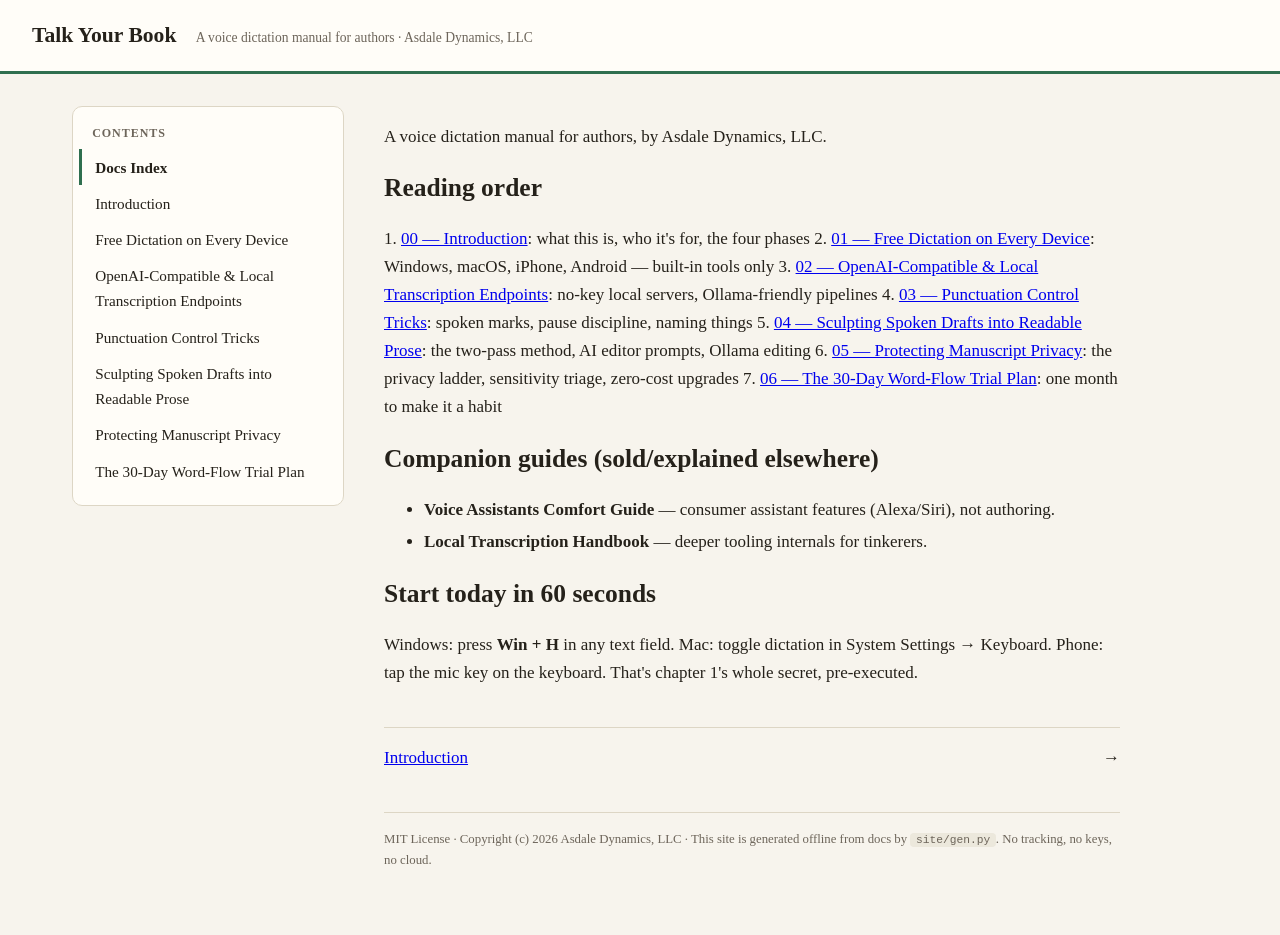
<file: site/index.html>
<!doctype html>
<html lang="en">
<head>
<meta charset="utf-8">
<meta name="viewport" content="width=device-width, initial-scale=1">
<title>Docs Index — Talk Your Book</title>
<link rel="stylesheet" href="style.css">
</head>
<body>
<header>
  <a class="brand" href="index.html">Talk Your Book</a>
  <span class="tagline">A voice dictation manual for authors · Asdale Dynamics, LLC</span>
</header>
<div class="wrap">
<nav>
<h2>Contents</h2>
<a href='index.html' class="active">Docs Index</a>
<a href='pages/01-introduction.html'>Introduction</a>
<a href='pages/02-free-dictation.html'>Free Dictation on Every Device</a>
<a href='pages/03-transcription-endpoints.html'>OpenAI-Compatible &amp; Local Transcription Endpoints</a>
<a href='pages/04-punctuation-control.html'>Punctuation Control Tricks</a>
<a href='pages/05-sculpting-drafts.html'>Sculpting Spoken Drafts into Readable Prose</a>
<a href='pages/06-privacy.html'>Protecting Manuscript Privacy</a>
<a href='pages/07-word-flow-trial.html'>The 30-Day Word-Flow Trial Plan</a>
</nav>
<main id="top">
<p>A voice dictation manual for authors, by Asdale Dynamics, LLC.</p>
<h2 id='reading-order'>Reading order</h2>
<p>1. <a href='./pages/01-introduction.html'>00 — Introduction</a>: what this is, who it's for, the four phases 2. <a href='./pages/02-free-dictation.html'>01 — Free Dictation on Every Device</a>: Windows, macOS, iPhone, Android — built-in tools only 3. <a href='./pages/03-transcription-endpoints.html'>02 — OpenAI-Compatible &amp; Local Transcription Endpoints</a>: no-key local servers, Ollama-friendly pipelines 4. <a href='./pages/04-punctuation-control.html'>03 — Punctuation Control Tricks</a>: spoken marks, pause discipline, naming things 5. <a href='./pages/05-sculpting-drafts.html'>04 — Sculpting Spoken Drafts into Readable Prose</a>: the two-pass method, AI editor prompts, Ollama editing 6. <a href='./pages/06-privacy.html'>05 — Protecting Manuscript Privacy</a>: the privacy ladder, sensitivity triage, zero-cost upgrades 7. <a href='./pages/07-word-flow-trial.html'>06 — The 30-Day Word-Flow Trial Plan</a>: one month to make it a habit</p>
<h2 id='companion-guides-soldexplained-elsewhere'>Companion guides (sold/explained elsewhere)</h2>
<ul>
<li><strong>Voice Assistants Comfort Guide</strong> — consumer assistant features (Alexa/Siri), not authoring.</li>
<li><strong>Local Transcription Handbook</strong> — deeper tooling internals for tinkerers.</li>
</ul>
<h2 id='start-today-in-60-seconds'>Start today in 60 seconds</h2>
<p>Windows: press <strong>Win + H</strong> in any text field. Mac: toggle dictation in System Settings → Keyboard. Phone: tap the mic key on the keyboard. That's chapter 1's whole secret, pre-executed.</p>
<p class="prevnext"><a href='pages/01-introduction.html'>Introduction</a> &rarr;</p>
<footer>MIT License · Copyright (c) 2026 Asdale Dynamics, LLC · This site is generated offline from docs by <code>site/gen.py</code>. No tracking, no keys, no cloud.</footer>
</main>
</div>
</body>
</html>
</file>
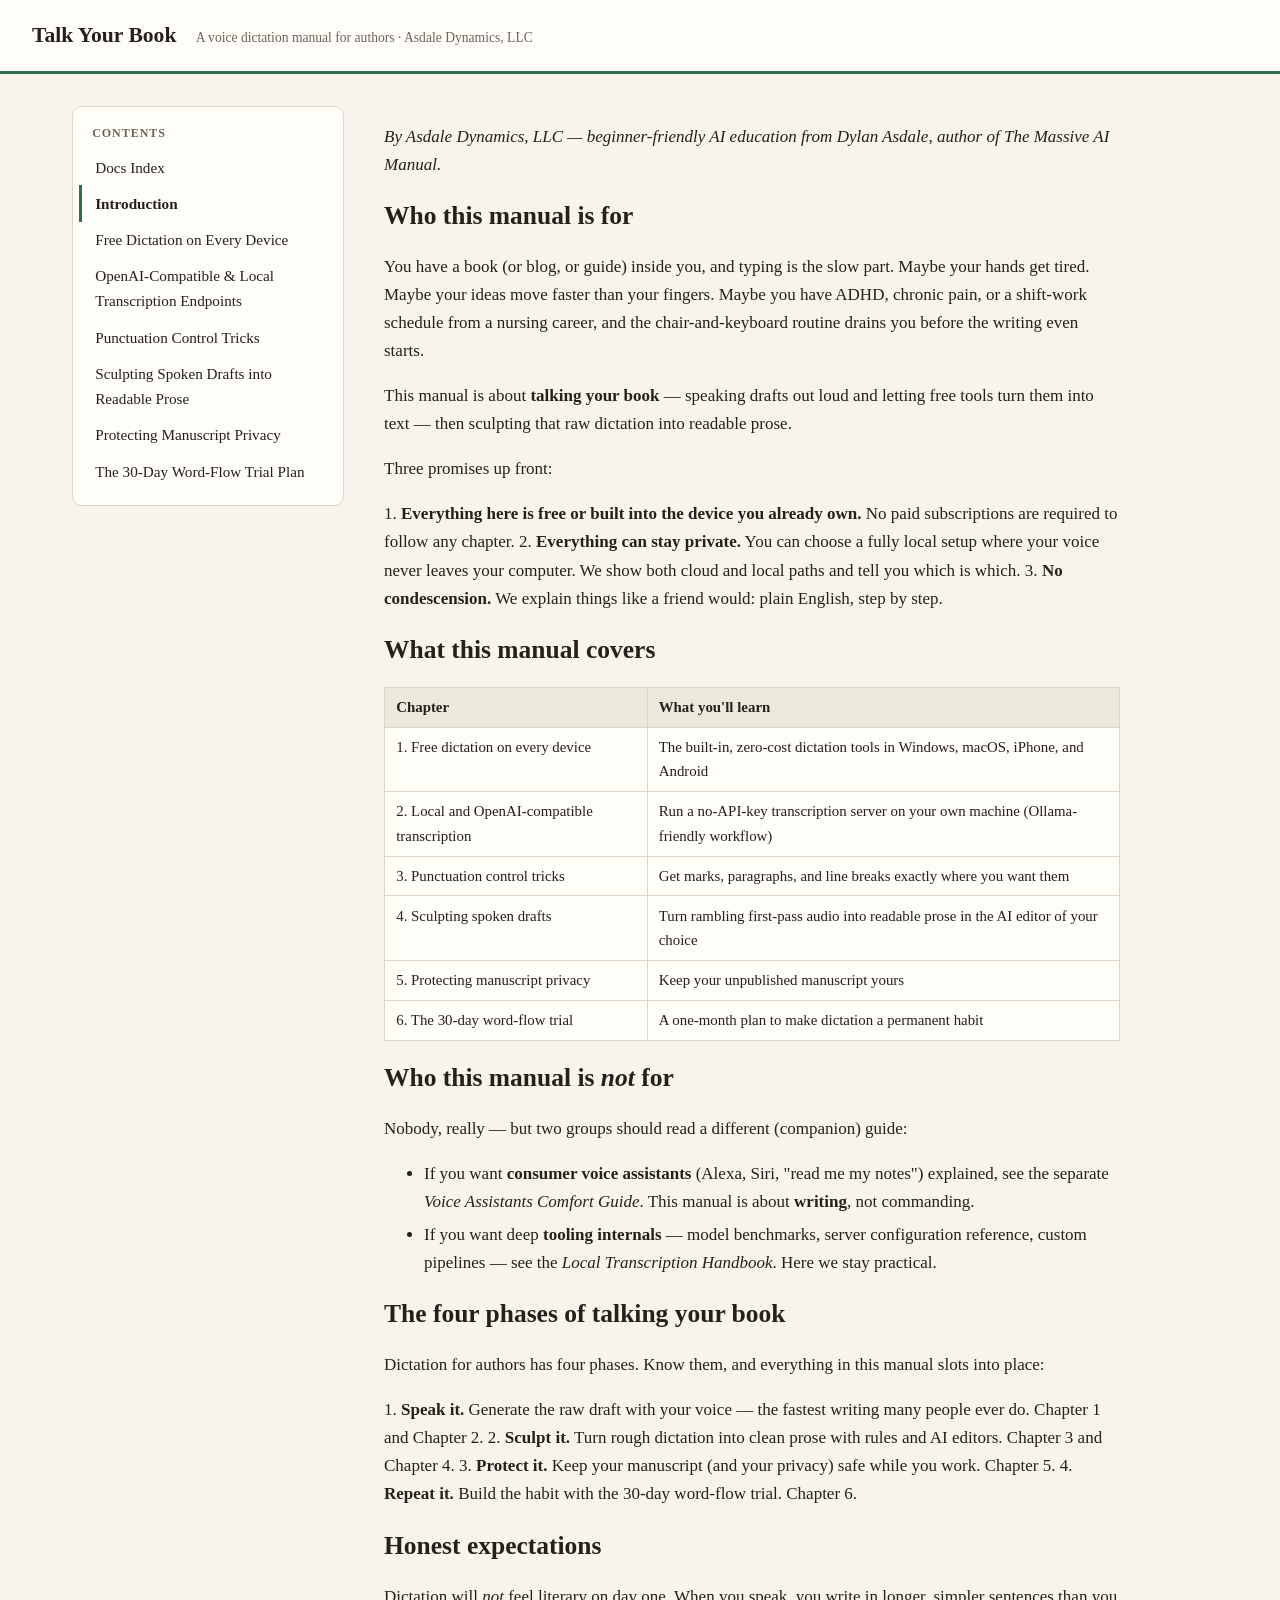
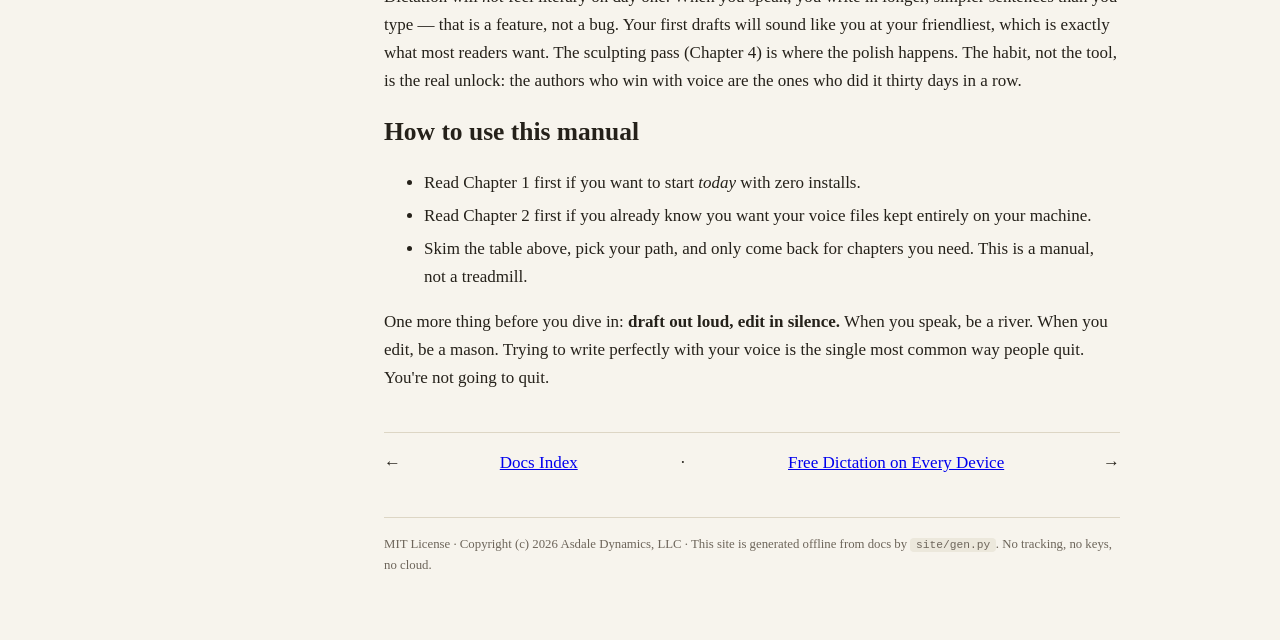
<file: site/pages/01-introduction.html>
<!doctype html>
<html lang="en">
<head>
<meta charset="utf-8">
<meta name="viewport" content="width=device-width, initial-scale=1">
<title>Introduction — Talk Your Book</title>
<link rel="stylesheet" href="../style.css">
</head>
<body>
<header>
  <a class="brand" href="../index.html">Talk Your Book</a>
  <span class="tagline">A voice dictation manual for authors · Asdale Dynamics, LLC</span>
</header>
<div class="wrap">
<nav>
<h2>Contents</h2>
<a href='../index.html'>Docs Index</a>
<a href='../pages/01-introduction.html' class="active">Introduction</a>
<a href='../pages/02-free-dictation.html'>Free Dictation on Every Device</a>
<a href='../pages/03-transcription-endpoints.html'>OpenAI-Compatible &amp; Local Transcription Endpoints</a>
<a href='../pages/04-punctuation-control.html'>Punctuation Control Tricks</a>
<a href='../pages/05-sculpting-drafts.html'>Sculpting Spoken Drafts into Readable Prose</a>
<a href='../pages/06-privacy.html'>Protecting Manuscript Privacy</a>
<a href='../pages/07-word-flow-trial.html'>The 30-Day Word-Flow Trial Plan</a>
</nav>
<main id="top">
<p><em>By Asdale Dynamics, LLC — beginner-friendly AI education from Dylan Asdale, author of The Massive AI Manual.</em></p>
<h2 id='who-this-manual-is-for'>Who this manual is for</h2>
<p>You have a book (or blog, or guide) inside you, and typing is the slow part. Maybe your hands get tired. Maybe your ideas move faster than your fingers. Maybe you have ADHD, chronic pain, or a shift-work schedule from a nursing career, and the chair-and-keyboard routine drains you before the writing even starts.</p>
<p>This manual is about <strong>talking your book</strong> — speaking drafts out loud and letting free tools turn them into text — then sculpting that raw dictation into readable prose.</p>
<p>Three promises up front:</p>
<p>1. <strong>Everything here is free or built into the device you already own.</strong> No paid subscriptions are required to follow any chapter. 2. <strong>Everything can stay private.</strong> You can choose a fully local setup where your voice never leaves your computer. We show both cloud and local paths and tell you which is which. 3. <strong>No condescension.</strong> We explain things like a friend would: plain English, step by step.</p>
<h2 id='what-this-manual-covers'>What this manual covers</h2>
<table><tr><th>Chapter</th><th>What you'll learn</th></tr><tr><td>1. Free dictation on every device</td><td>The built-in, zero-cost dictation tools in Windows, macOS, iPhone, and Android</td></tr><tr><td>2. Local and OpenAI-compatible transcription</td><td>Run a no-API-key transcription server on your own machine (Ollama-friendly workflow)</td></tr><tr><td>3. Punctuation control tricks</td><td>Get marks, paragraphs, and line breaks exactly where you want them</td></tr><tr><td>4. Sculpting spoken drafts</td><td>Turn rambling first-pass audio into readable prose in the AI editor of your choice</td></tr><tr><td>5. Protecting manuscript privacy</td><td>Keep your unpublished manuscript yours</td></tr><tr><td>6. The 30-day word-flow trial</td><td>A one-month plan to make dictation a permanent habit</td></tr></table>
<h2 id='who-this-manual-is-emnotem-for'>Who this manual is <em>not</em> for</h2>
<p>Nobody, really — but two groups should read a different (companion) guide:</p>
<ul>
<li>If you want <strong>consumer voice assistants</strong> (Alexa, Siri, "read me my notes") explained, see the separate <em>Voice Assistants Comfort Guide</em>. This manual is about <strong>writing</strong>, not commanding.</li>
<li>If you want deep <strong>tooling internals</strong> — model benchmarks, server configuration reference, custom pipelines — see the <em>Local Transcription Handbook</em>. Here we stay practical.</li>
</ul>
<h2 id='the-four-phases-of-talking-your-book'>The four phases of talking your book</h2>
<p>Dictation for authors has four phases. Know them, and everything in this manual slots into place:</p>
<p>1. <strong>Speak it.</strong> Generate the raw draft with your voice — the fastest writing many people ever do. Chapter 1 and Chapter 2. 2. <strong>Sculpt it.</strong> Turn rough dictation into clean prose with rules and AI editors. Chapter 3 and Chapter 4. 3. <strong>Protect it.</strong> Keep your manuscript (and your privacy) safe while you work. Chapter 5. 4. <strong>Repeat it.</strong> Build the habit with the 30-day word-flow trial. Chapter 6.</p>
<h2 id='honest-expectations'>Honest expectations</h2>
<p>Dictation will <em>not</em> feel literary on day one. When you speak, you write in longer, simpler sentences than you type — that is a feature, not a bug. Your first drafts will sound like you at your friendliest, which is exactly what most readers want. The sculpting pass (Chapter 4) is where the polish happens. The habit, not the tool, is the real unlock: the authors who win with voice are the ones who did it thirty days in a row.</p>
<h2 id='how-to-use-this-manual'>How to use this manual</h2>
<ul>
<li>Read Chapter 1 first if you want to start <em>today</em> with zero installs.</li>
<li>Read Chapter 2 first if you already know you want your voice files kept entirely on your machine.</li>
<li>Skim the table above, pick your path, and only come back for chapters you need. This is a manual, not a treadmill.</li>
</ul>
<p>One more thing before you dive in: <strong>draft out loud, edit in silence.</strong> When you speak, be a river. When you edit, be a mason. Trying to write perfectly with your voice is the single most common way people quit. You're not going to quit.</p>
<p class="prevnext">&larr; <a href='../index.html'>Docs Index</a> &nbsp;·&nbsp; <a href='../pages/02-free-dictation.html'>Free Dictation on Every Device</a> &rarr;</p>
<footer>MIT License · Copyright (c) 2026 Asdale Dynamics, LLC · This site is generated offline from docs by <code>site/gen.py</code>. No tracking, no keys, no cloud.</footer>
</main>
</div>
</body>
</html>
</file>
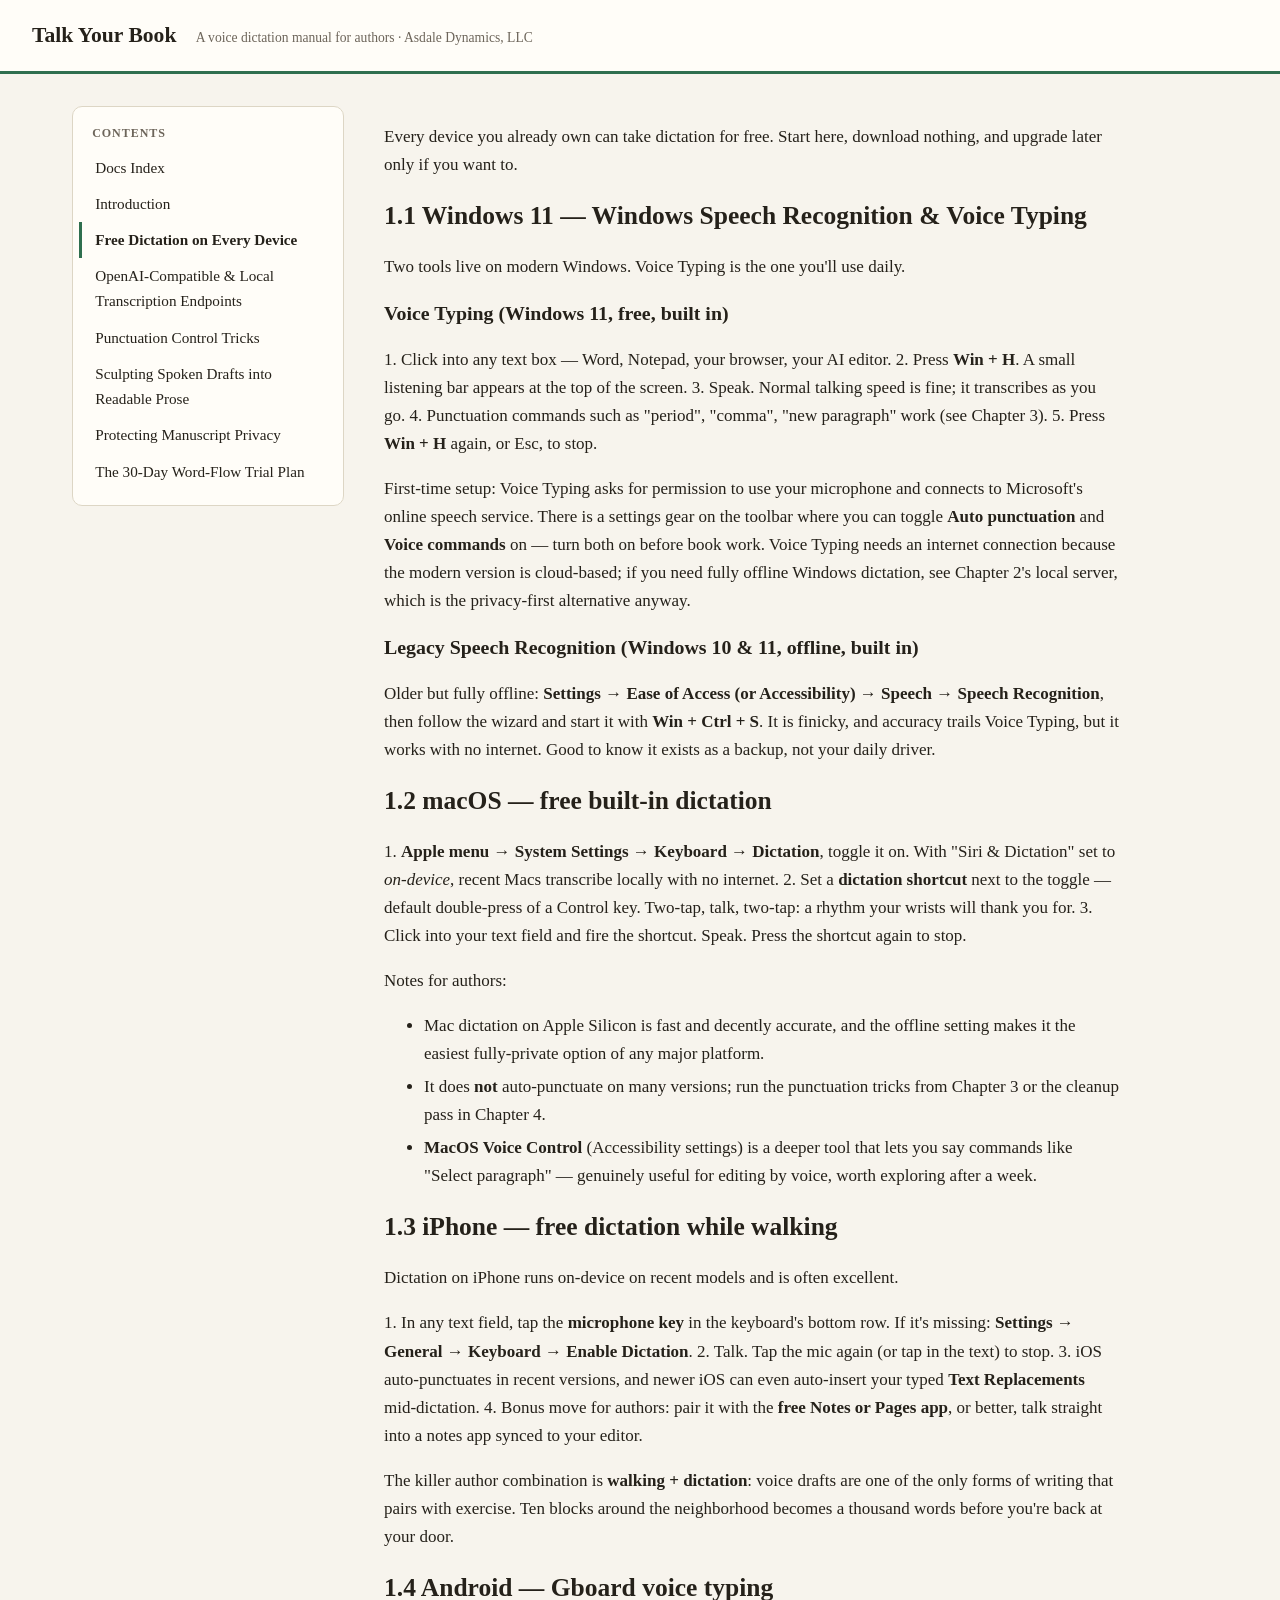
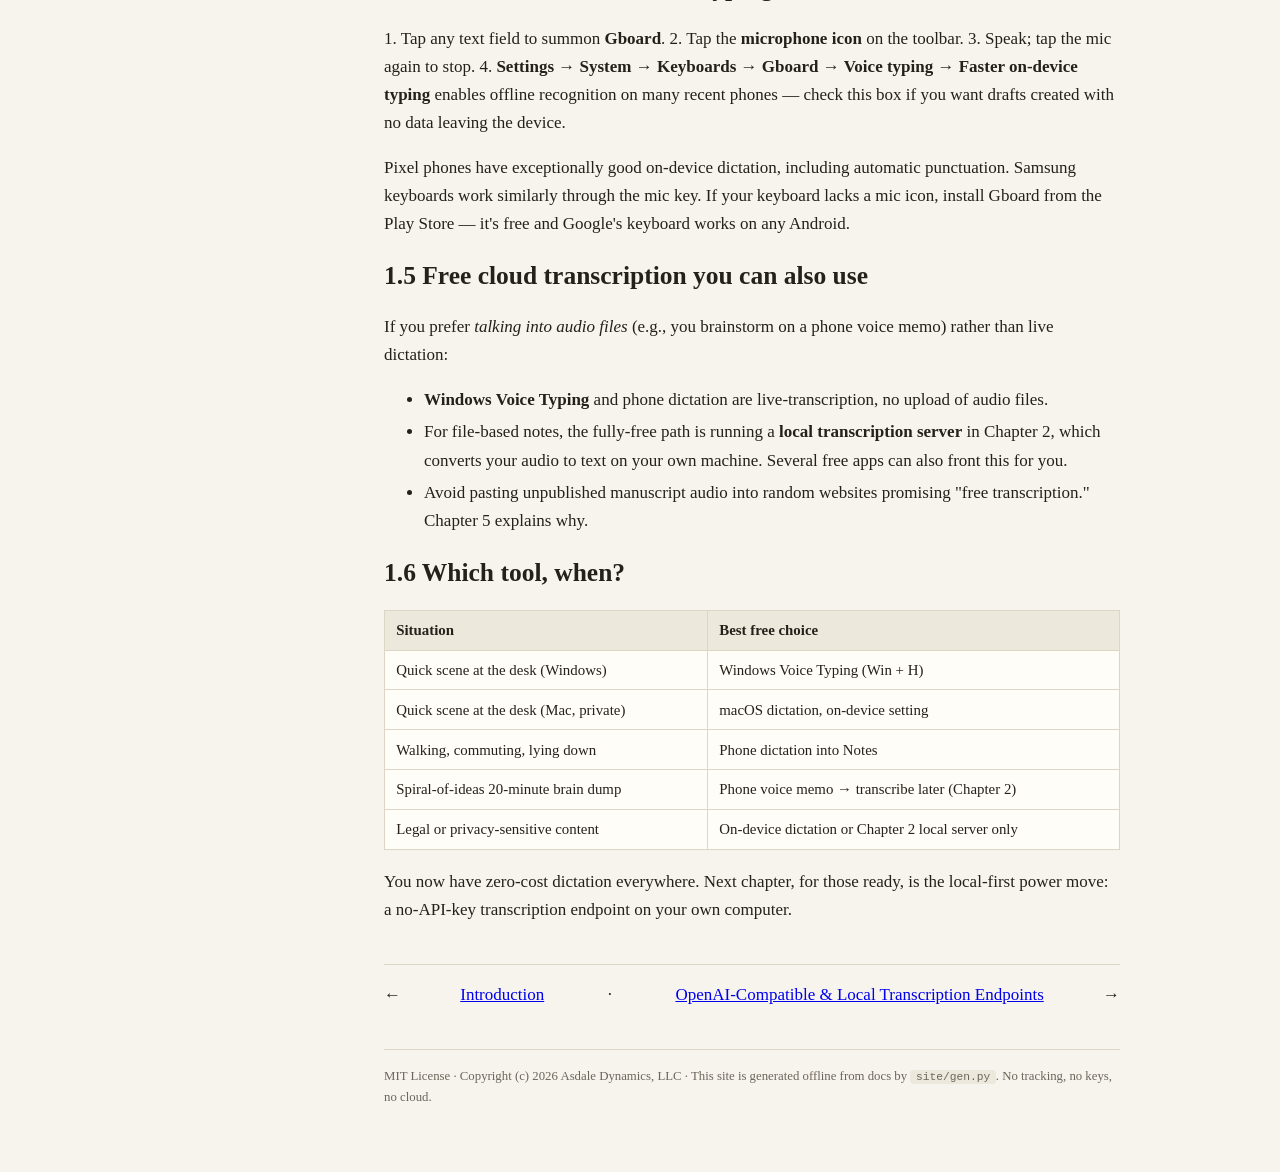
<file: site/pages/02-free-dictation.html>
<!doctype html>
<html lang="en">
<head>
<meta charset="utf-8">
<meta name="viewport" content="width=device-width, initial-scale=1">
<title>Free Dictation on Every Device — Talk Your Book</title>
<link rel="stylesheet" href="../style.css">
</head>
<body>
<header>
  <a class="brand" href="../index.html">Talk Your Book</a>
  <span class="tagline">A voice dictation manual for authors · Asdale Dynamics, LLC</span>
</header>
<div class="wrap">
<nav>
<h2>Contents</h2>
<a href='../index.html'>Docs Index</a>
<a href='../pages/01-introduction.html'>Introduction</a>
<a href='../pages/02-free-dictation.html' class="active">Free Dictation on Every Device</a>
<a href='../pages/03-transcription-endpoints.html'>OpenAI-Compatible &amp; Local Transcription Endpoints</a>
<a href='../pages/04-punctuation-control.html'>Punctuation Control Tricks</a>
<a href='../pages/05-sculpting-drafts.html'>Sculpting Spoken Drafts into Readable Prose</a>
<a href='../pages/06-privacy.html'>Protecting Manuscript Privacy</a>
<a href='../pages/07-word-flow-trial.html'>The 30-Day Word-Flow Trial Plan</a>
</nav>
<main id="top">
<p>Every device you already own can take dictation for free. Start here, download nothing, and upgrade later only if you want to.</p>
<h2 id='11-windows-11-windows-speech-recognition-amp-voice-typing'>1.1 Windows 11 — Windows Speech Recognition &amp; Voice Typing</h2>
<p>Two tools live on modern Windows. Voice Typing is the one you'll use daily.</p>
<h3 id='voice-typing-windows-11-free-built-in'>Voice Typing (Windows 11, free, built in)</h3>
<p>1. Click into any text box — Word, Notepad, your browser, your AI editor. 2. Press <strong>Win + H</strong>. A small listening bar appears at the top of the screen. 3. Speak. Normal talking speed is fine; it transcribes as you go. 4. Punctuation commands such as "period", "comma", "new paragraph" work (see Chapter 3). 5. Press <strong>Win + H</strong> again, or Esc, to stop.</p>
<p>First-time setup: Voice Typing asks for permission to use your microphone and connects to Microsoft's online speech service. There is a settings gear on the toolbar where you can toggle <strong>Auto punctuation</strong> and <strong>Voice commands</strong> on — turn both on before book work. Voice Typing needs an internet connection because the modern version is cloud-based; if you need fully offline Windows dictation, see Chapter 2's local server, which is the privacy-first alternative anyway.</p>
<h3 id='legacy-speech-recognition-windows-10-amp-11-offline-built-in'>Legacy Speech Recognition (Windows 10 &amp; 11, offline, built in)</h3>
<p>Older but fully offline: <strong>Settings → Ease of Access (or Accessibility) → Speech → Speech Recognition</strong>, then follow the wizard and start it with <strong>Win + Ctrl + S</strong>. It is finicky, and accuracy trails Voice Typing, but it works with no internet. Good to know it exists as a backup, not your daily driver.</p>
<h2 id='12-macos-free-built-in-dictation'>1.2 macOS — free built-in dictation</h2>
<p>1. <strong>Apple menu → System Settings → Keyboard → Dictation</strong>, toggle it on. With "Siri &amp; Dictation" set to <em>on-device</em>, recent Macs transcribe locally with no internet. 2. Set a <strong>dictation shortcut</strong> next to the toggle — default double-press of a Control key. Two-tap, talk, two-tap: a rhythm your wrists will thank you for. 3. Click into your text field and fire the shortcut. Speak. Press the shortcut again to stop.</p>
<p>Notes for authors:</p>
<ul>
<li>Mac dictation on Apple Silicon is fast and decently accurate, and the offline setting makes it the easiest fully-private option of any major platform.</li>
<li>It does <strong>not</strong> auto-punctuate on many versions; run the punctuation tricks from Chapter 3 or the cleanup pass in Chapter 4.</li>
<li><strong>MacOS Voice Control</strong> (Accessibility settings) is a deeper tool that lets you say commands like "Select paragraph" — genuinely useful for editing by voice, worth exploring after a week.</li>
</ul>
<h2 id='13-iphone-free-dictation-while-walking'>1.3 iPhone — free dictation while walking</h2>
<p>Dictation on iPhone runs on-device on recent models and is often excellent.</p>
<p>1. In any text field, tap the <strong>microphone key</strong> in the keyboard's bottom row. If it's missing: <strong>Settings → General → Keyboard → Enable Dictation</strong>. 2. Talk. Tap the mic again (or tap in the text) to stop. 3. iOS auto-punctuates in recent versions, and newer iOS can even auto-insert your typed <strong>Text Replacements</strong> mid-dictation. 4. Bonus move for authors: pair it with the <strong>free Notes or Pages app</strong>, or better, talk straight into a notes app synced to your editor.</p>
<p>The killer author combination is <strong>walking + dictation</strong>: voice drafts are one of the only forms of writing that pairs with exercise. Ten blocks around the neighborhood becomes a thousand words before you're back at your door.</p>
<h2 id='14-android-gboard-voice-typing'>1.4 Android — Gboard voice typing</h2>
<p>1. Tap any text field to summon <strong>Gboard</strong>. 2. Tap the <strong>microphone icon</strong> on the toolbar. 3. Speak; tap the mic again to stop. 4. <strong>Settings → System → Keyboards → Gboard → Voice typing → Faster on-device typing</strong> enables offline recognition on many recent phones — check this box if you want drafts created with no data leaving the device.</p>
<p>Pixel phones have exceptionally good on-device dictation, including automatic punctuation. Samsung keyboards work similarly through the mic key. If your keyboard lacks a mic icon, install Gboard from the Play Store — it's free and Google's keyboard works on any Android.</p>
<h2 id='15-free-cloud-transcription-you-can-also-use'>1.5 Free cloud transcription you can also use</h2>
<p>If you prefer <em>talking into audio files</em> (e.g., you brainstorm on a phone voice memo) rather than live dictation:</p>
<ul>
<li><strong>Windows Voice Typing</strong> and phone dictation are live-transcription, no upload of audio files.</li>
<li>For file-based notes, the fully-free path is running a <strong>local transcription server</strong> in Chapter 2, which converts your audio to text on your own machine. Several free apps can also front this for you.</li>
<li>Avoid pasting unpublished manuscript audio into random websites promising "free transcription." Chapter 5 explains why.</li>
</ul>
<h2 id='16-which-tool-when'>1.6 Which tool, when?</h2>
<table><tr><th>Situation</th><th>Best free choice</th></tr><tr><td>Quick scene at the desk (Windows)</td><td>Windows Voice Typing (Win + H)</td></tr><tr><td>Quick scene at the desk (Mac, private)</td><td>macOS dictation, on-device setting</td></tr><tr><td>Walking, commuting, lying down</td><td>Phone dictation into Notes</td></tr><tr><td>Spiral-of-ideas 20-minute brain dump</td><td>Phone voice memo → transcribe later (Chapter 2)</td></tr><tr><td>Legal or privacy-sensitive content</td><td>On-device dictation or Chapter 2 local server only</td></tr></table>
<p>You now have zero-cost dictation everywhere. Next chapter, for those ready, is the local-first power move: a no-API-key transcription endpoint on your own computer.</p>
<p class="prevnext">&larr; <a href='../pages/01-introduction.html'>Introduction</a> &nbsp;·&nbsp; <a href='../pages/03-transcription-endpoints.html'>OpenAI-Compatible &amp; Local Transcription Endpoints</a> &rarr;</p>
<footer>MIT License · Copyright (c) 2026 Asdale Dynamics, LLC · This site is generated offline from docs by <code>site/gen.py</code>. No tracking, no keys, no cloud.</footer>
</main>
</div>
</body>
</html>
</file>
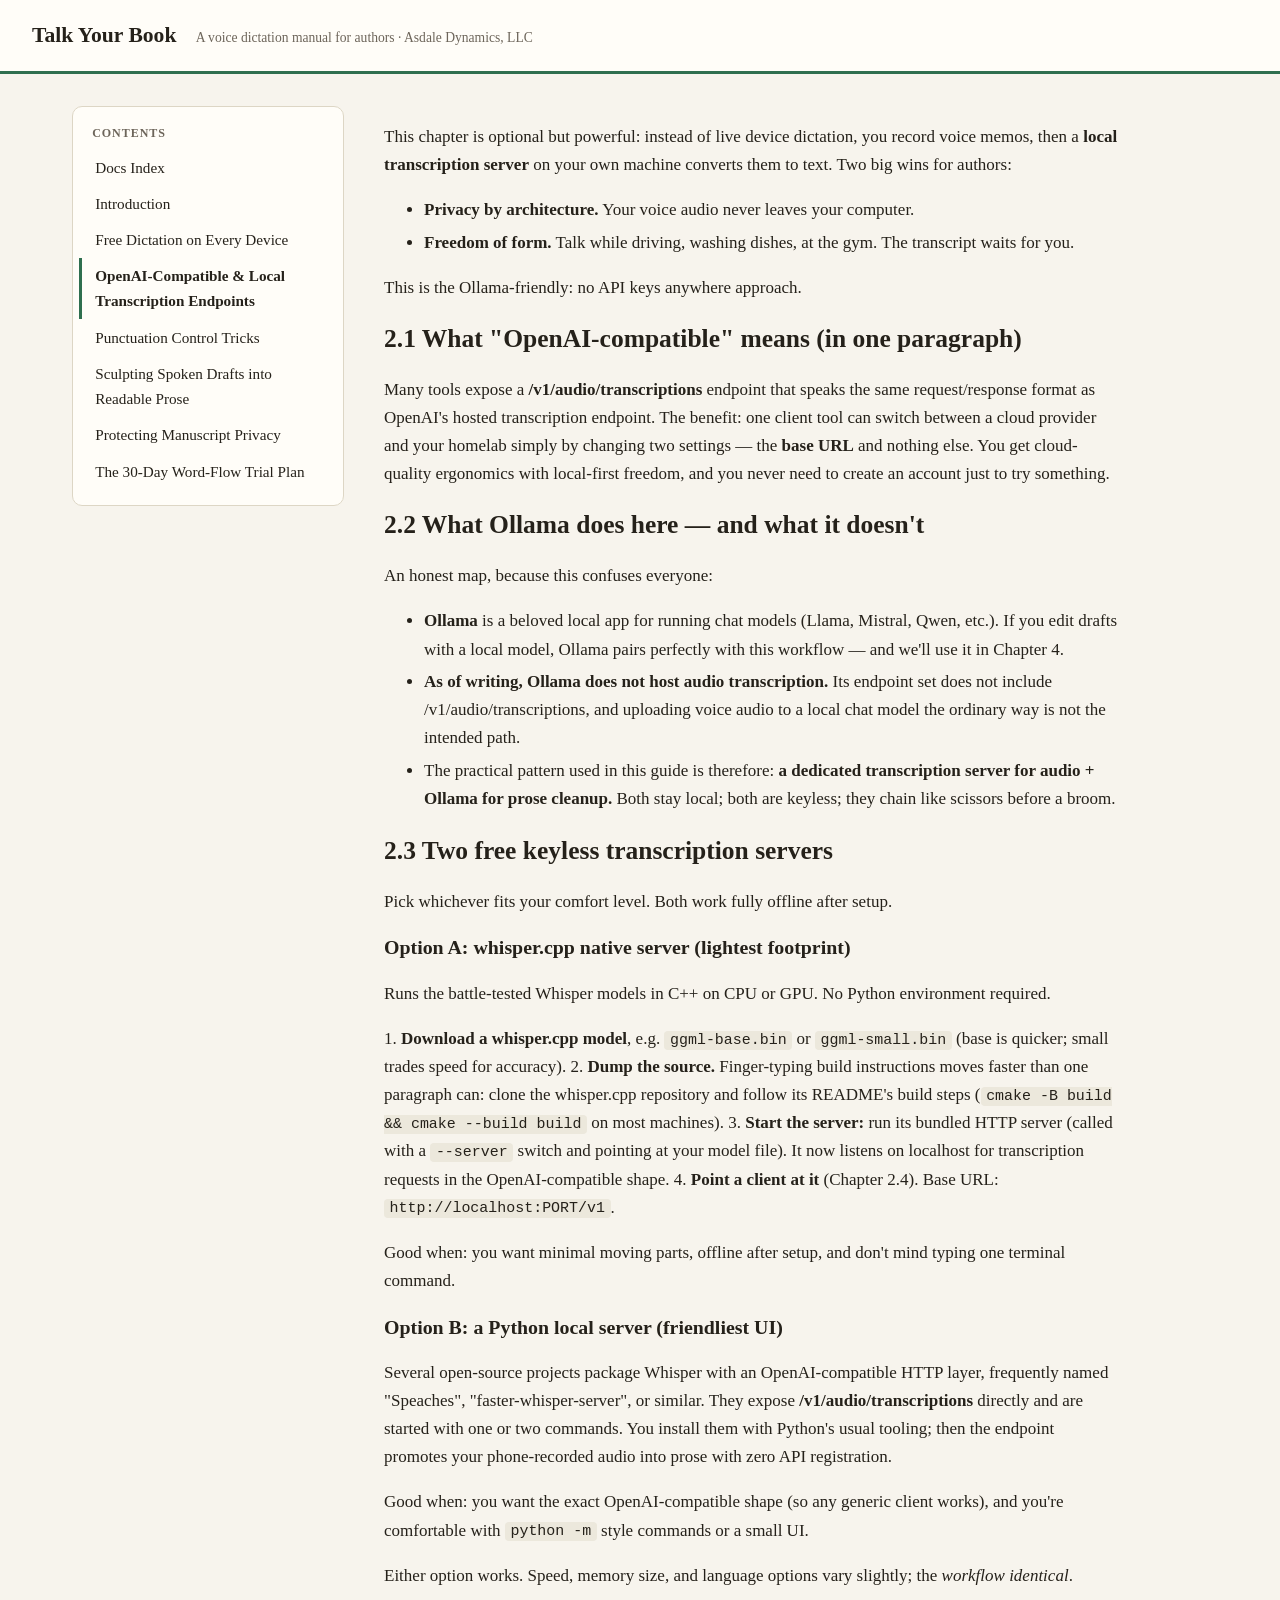
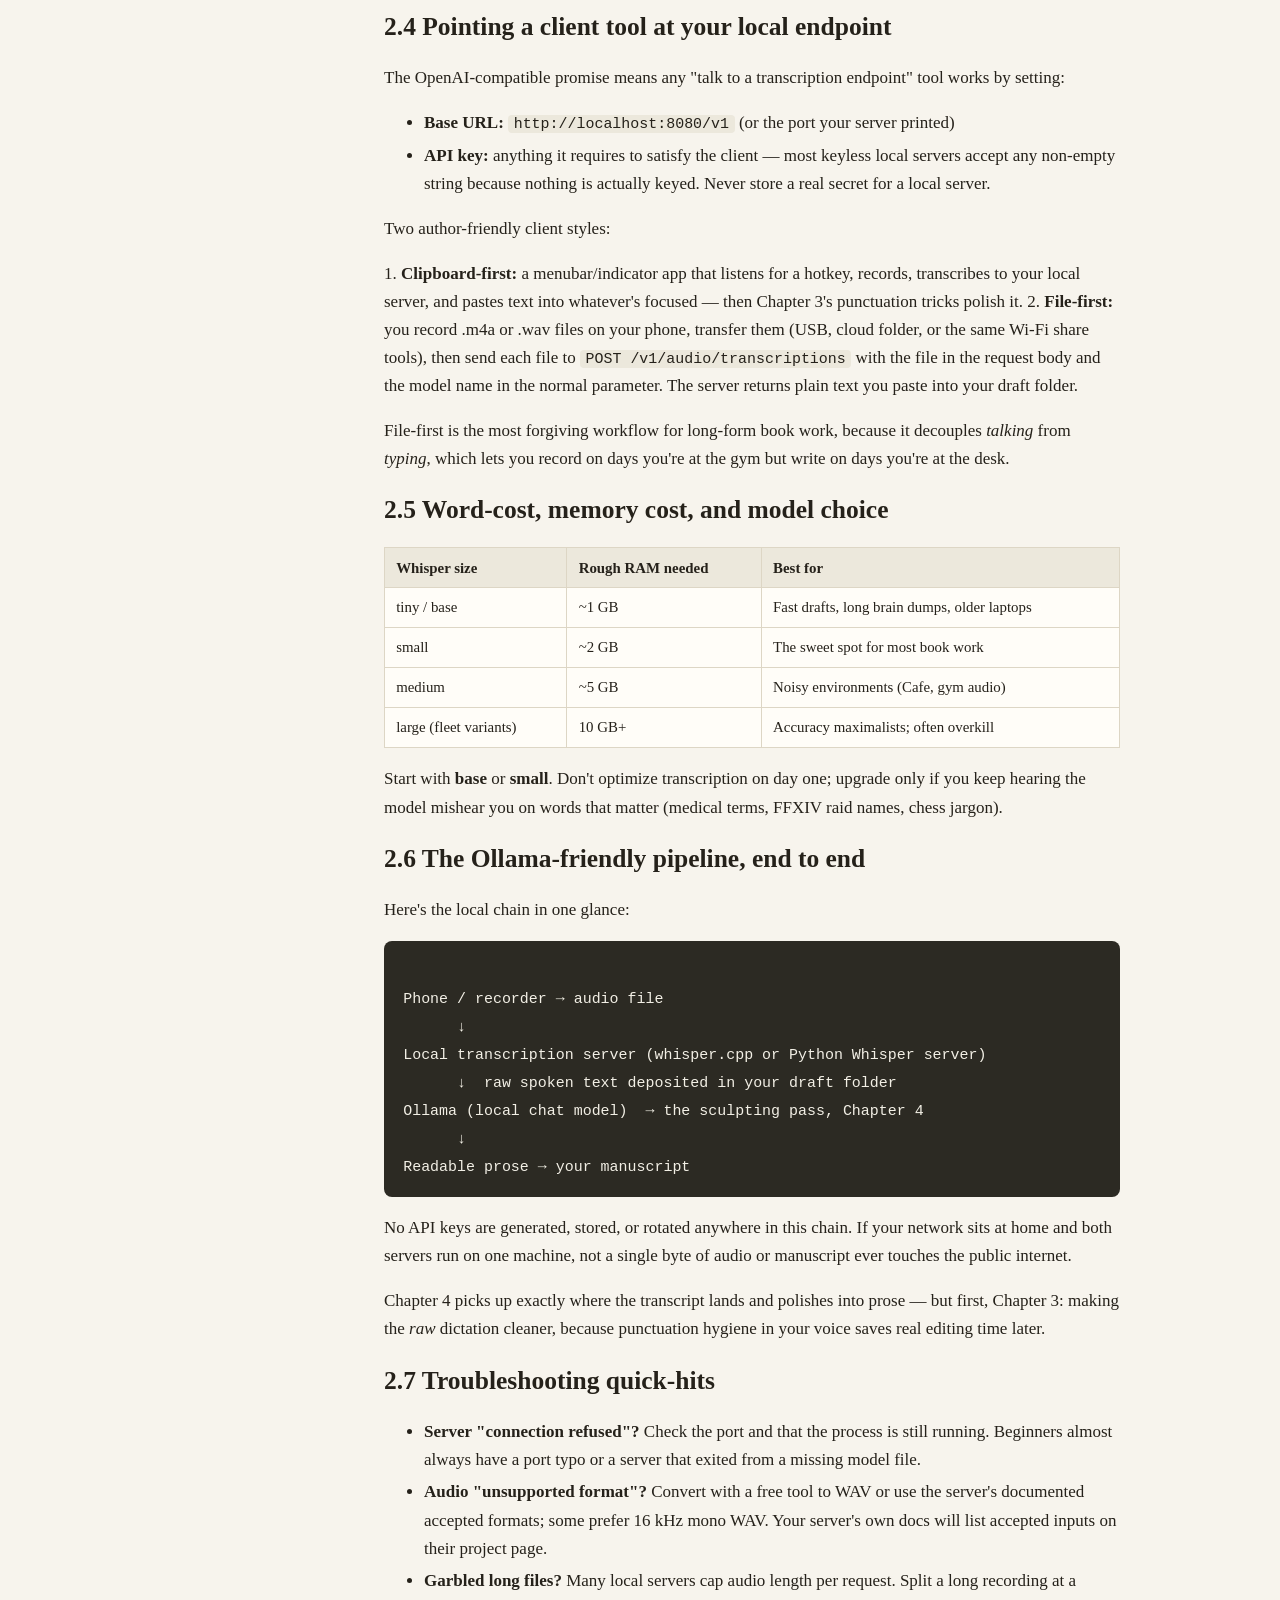
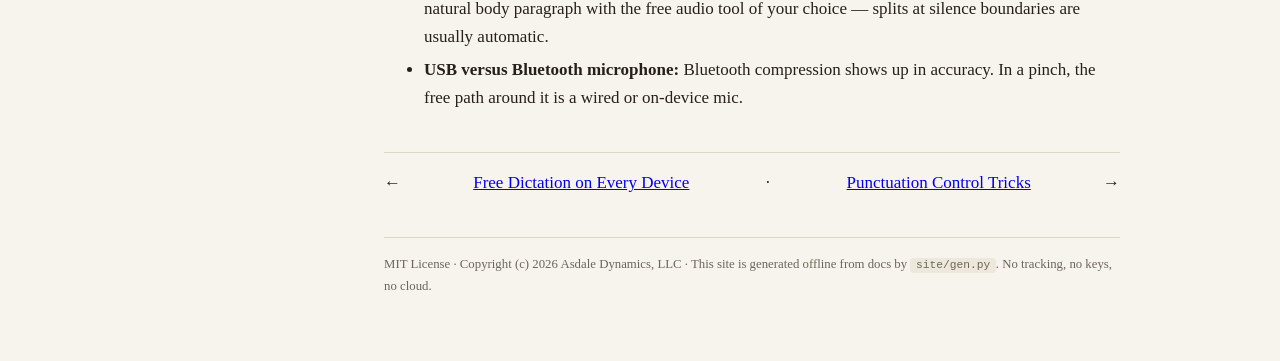
<file: site/pages/03-transcription-endpoints.html>
<!doctype html>
<html lang="en">
<head>
<meta charset="utf-8">
<meta name="viewport" content="width=device-width, initial-scale=1">
<title>OpenAI-Compatible &amp; Local Transcription Endpoints — Talk Your Book</title>
<link rel="stylesheet" href="../style.css">
</head>
<body>
<header>
  <a class="brand" href="../index.html">Talk Your Book</a>
  <span class="tagline">A voice dictation manual for authors · Asdale Dynamics, LLC</span>
</header>
<div class="wrap">
<nav>
<h2>Contents</h2>
<a href='../index.html'>Docs Index</a>
<a href='../pages/01-introduction.html'>Introduction</a>
<a href='../pages/02-free-dictation.html'>Free Dictation on Every Device</a>
<a href='../pages/03-transcription-endpoints.html' class="active">OpenAI-Compatible &amp; Local Transcription Endpoints</a>
<a href='../pages/04-punctuation-control.html'>Punctuation Control Tricks</a>
<a href='../pages/05-sculpting-drafts.html'>Sculpting Spoken Drafts into Readable Prose</a>
<a href='../pages/06-privacy.html'>Protecting Manuscript Privacy</a>
<a href='../pages/07-word-flow-trial.html'>The 30-Day Word-Flow Trial Plan</a>
</nav>
<main id="top">
<p>This chapter is optional but powerful: instead of live device dictation, you record voice memos, then a <strong>local transcription server</strong> on your own machine converts them to text. Two big wins for authors:</p>
<ul>
<li><strong>Privacy by architecture.</strong> Your voice audio never leaves your computer.</li>
<li><strong>Freedom of form.</strong> Talk while driving, washing dishes, at the gym. The transcript waits for you.</li>
</ul>
<p>This is the Ollama-friendly: no API keys anywhere approach.</p>
<h2 id='21-what-openai-compatible-means-in-one-paragraph'>2.1 What "OpenAI-compatible" means (in one paragraph)</h2>
<p>Many tools expose a <strong>/v1/audio/transcriptions</strong> endpoint that speaks the same request/response format as OpenAI's hosted transcription endpoint. The benefit: one client tool can switch between a cloud provider and your homelab simply by changing two settings — the <strong>base URL</strong> and nothing else. You get cloud-quality ergonomics with local-first freedom, and you never need to create an account just to try something.</p>
<h2 id='22-what-ollama-does-here-and-what-it-doesnt'>2.2 What Ollama does here — and what it doesn't</h2>
<p>An honest map, because this confuses everyone:</p>
<ul>
<li><strong>Ollama</strong> is a beloved local app for running chat models (Llama, Mistral, Qwen, etc.). If you edit drafts with a local model, Ollama pairs perfectly with this workflow — and we'll use it in Chapter 4.</li>
<li><strong>As of writing, Ollama does not host audio transcription.</strong> Its endpoint set does not include /v1/audio/transcriptions, and uploading voice audio to a local chat model the ordinary way is not the intended path.</li>
<li>The practical pattern used in this guide is therefore: <strong>a dedicated transcription server for audio + Ollama for prose cleanup.</strong> Both stay local; both are keyless; they chain like scissors before a broom.</li>
</ul>
<h2 id='23-two-free-keyless-transcription-servers'>2.3 Two free keyless transcription servers</h2>
<p>Pick whichever fits your comfort level. Both work fully offline after setup.</p>
<h3 id='option-a-whispercpp-native-server-lightest-footprint'>Option A: whisper.cpp native server (lightest footprint)</h3>
<p>Runs the battle-tested Whisper models in C++ on CPU or GPU. No Python environment required.</p>
<p>1. <strong>Download a whisper.cpp model</strong>, e.g. <code>ggml-base.bin</code> or <code>ggml-small.bin</code> (base is quicker; small trades speed for accuracy). 2. <strong>Dump the source.</strong> Finger-typing build instructions moves faster than one paragraph can: clone the whisper.cpp repository and follow its README's build steps (<code>cmake -B build &amp;&amp; cmake --build build</code> on most machines). 3. <strong>Start the server:</strong> run its bundled HTTP server (called with a <code>--server</code> switch and pointing at your model file). It now listens on localhost for transcription requests in the OpenAI-compatible shape. 4. <strong>Point a client at it</strong> (Chapter 2.4). Base URL: <code>http://localhost:PORT/v1</code>.</p>
<p>Good when: you want minimal moving parts, offline after setup, and don't mind typing one terminal command.</p>
<h3 id='option-b-a-python-local-server-friendliest-ui'>Option B: a Python local server (friendliest UI)</h3>
<p>Several open-source projects package Whisper with an OpenAI-compatible HTTP layer, frequently named "Speaches", "faster-whisper-server", or similar. They expose <strong>/v1/audio/transcriptions</strong> directly and are started with one or two commands. You install them with Python's usual tooling; then the endpoint promotes your phone-recorded audio into prose with zero API registration.</p>
<p>Good when: you want the exact OpenAI-compatible shape (so any generic client works), and you're comfortable with <code>python -m</code> style commands or a small UI.</p>
<p>Either option works. Speed, memory size, and language options vary slightly; the <em>workflow identical</em>.</p>
<h2 id='24-pointing-a-client-tool-at-your-local-endpoint'>2.4 Pointing a client tool at your local endpoint</h2>
<p>The OpenAI-compatible promise means any "talk to a transcription endpoint" tool works by setting:</p>
<ul>
<li><strong>Base URL:</strong> <code>http://localhost:8080/v1</code> (or the port your server printed)</li>
<li><strong>API key:</strong> anything it requires to satisfy the client — most keyless local servers accept any non-empty string because nothing is actually keyed. Never store a real secret for a local server.</li>
</ul>
<p>Two author-friendly client styles:</p>
<p>1. <strong>Clipboard-first:</strong> a menubar/indicator app that listens for a hotkey, records, transcribes to your local server, and pastes text into whatever's focused — then Chapter 3's punctuation tricks polish it. 2. <strong>File-first:</strong> you record .m4a or .wav files on your phone, transfer them (USB, cloud folder, or the same Wi-Fi share tools), then send each file to <code>POST /v1/audio/transcriptions</code> with the file in the request body and the model name in the normal parameter. The server returns plain text you paste into your draft folder.</p>
<p>File-first is the most forgiving workflow for long-form book work, because it decouples <em>talking</em> from <em>typing</em>, which lets you record on days you're at the gym but write on days you're at the desk.</p>
<h2 id='25-word-cost-memory-cost-and-model-choice'>2.5 Word-cost, memory cost, and model choice</h2>
<table><tr><th>Whisper size</th><th>Rough RAM needed</th><th>Best for</th></tr><tr><td>tiny / base</td><td>~1 GB</td><td>Fast drafts, long brain dumps, older laptops</td></tr><tr><td>small</td><td>~2 GB</td><td>The sweet spot for most book work</td></tr><tr><td>medium</td><td>~5 GB</td><td>Noisy environments (Cafe, gym audio)</td></tr><tr><td>large (fleet variants)</td><td>10 GB+</td><td>Accuracy maximalists; often overkill</td></tr></table>
<p>Start with <strong>base</strong> or <strong>small</strong>. Don't optimize transcription on day one; upgrade only if you keep hearing the model mishear you on words that matter (medical terms, FFXIV raid names, chess jargon).</p>
<h2 id='26-the-ollama-friendly-pipeline-end-to-end'>2.6 The Ollama-friendly pipeline, end to end</h2>
<p>Here's the local chain in one glance:</p>
<pre><code>
Phone / recorder → audio file
      ↓
Local transcription server (whisper.cpp or Python Whisper server)
      ↓  raw spoken text deposited in your draft folder
Ollama (local chat model)  → the sculpting pass, Chapter 4
      ↓
Readable prose → your manuscript
</code></pre>
<p>No API keys are generated, stored, or rotated anywhere in this chain. If your network sits at home and both servers run on one machine, not a single byte of audio or manuscript ever touches the public internet.</p>
<p>Chapter 4 picks up exactly where the transcript lands and polishes into prose — but first, Chapter 3: making the <em>raw</em> dictation cleaner, because punctuation hygiene in your voice saves real editing time later.</p>
<h2 id='27-troubleshooting-quick-hits'>2.7 Troubleshooting quick-hits</h2>
<ul>
<li><strong>Server "connection refused"?</strong> Check the port and that the process is still running. Beginners almost always have a port typo or a server that exited from a missing model file.</li>
<li><strong>Audio "unsupported format"?</strong> Convert with a free tool to WAV or use the server's documented accepted formats; some prefer 16 kHz mono WAV. Your server's own docs will list accepted inputs on their project page.</li>
<li><strong>Garbled long files?</strong> Many local servers cap audio length per request. Split a long recording at a natural body paragraph with the free audio tool of your choice — splits at silence boundaries are usually automatic.</li>
<li><strong>USB versus Bluetooth microphone:</strong> Bluetooth compression shows up in accuracy. In a pinch, the free path around it is a wired or on-device mic.</li>
</ul>
<p class="prevnext">&larr; <a href='../pages/02-free-dictation.html'>Free Dictation on Every Device</a> &nbsp;·&nbsp; <a href='../pages/04-punctuation-control.html'>Punctuation Control Tricks</a> &rarr;</p>
<footer>MIT License · Copyright (c) 2026 Asdale Dynamics, LLC · This site is generated offline from docs by <code>site/gen.py</code>. No tracking, no keys, no cloud.</footer>
</main>
</div>
</body>
</html>
</file>
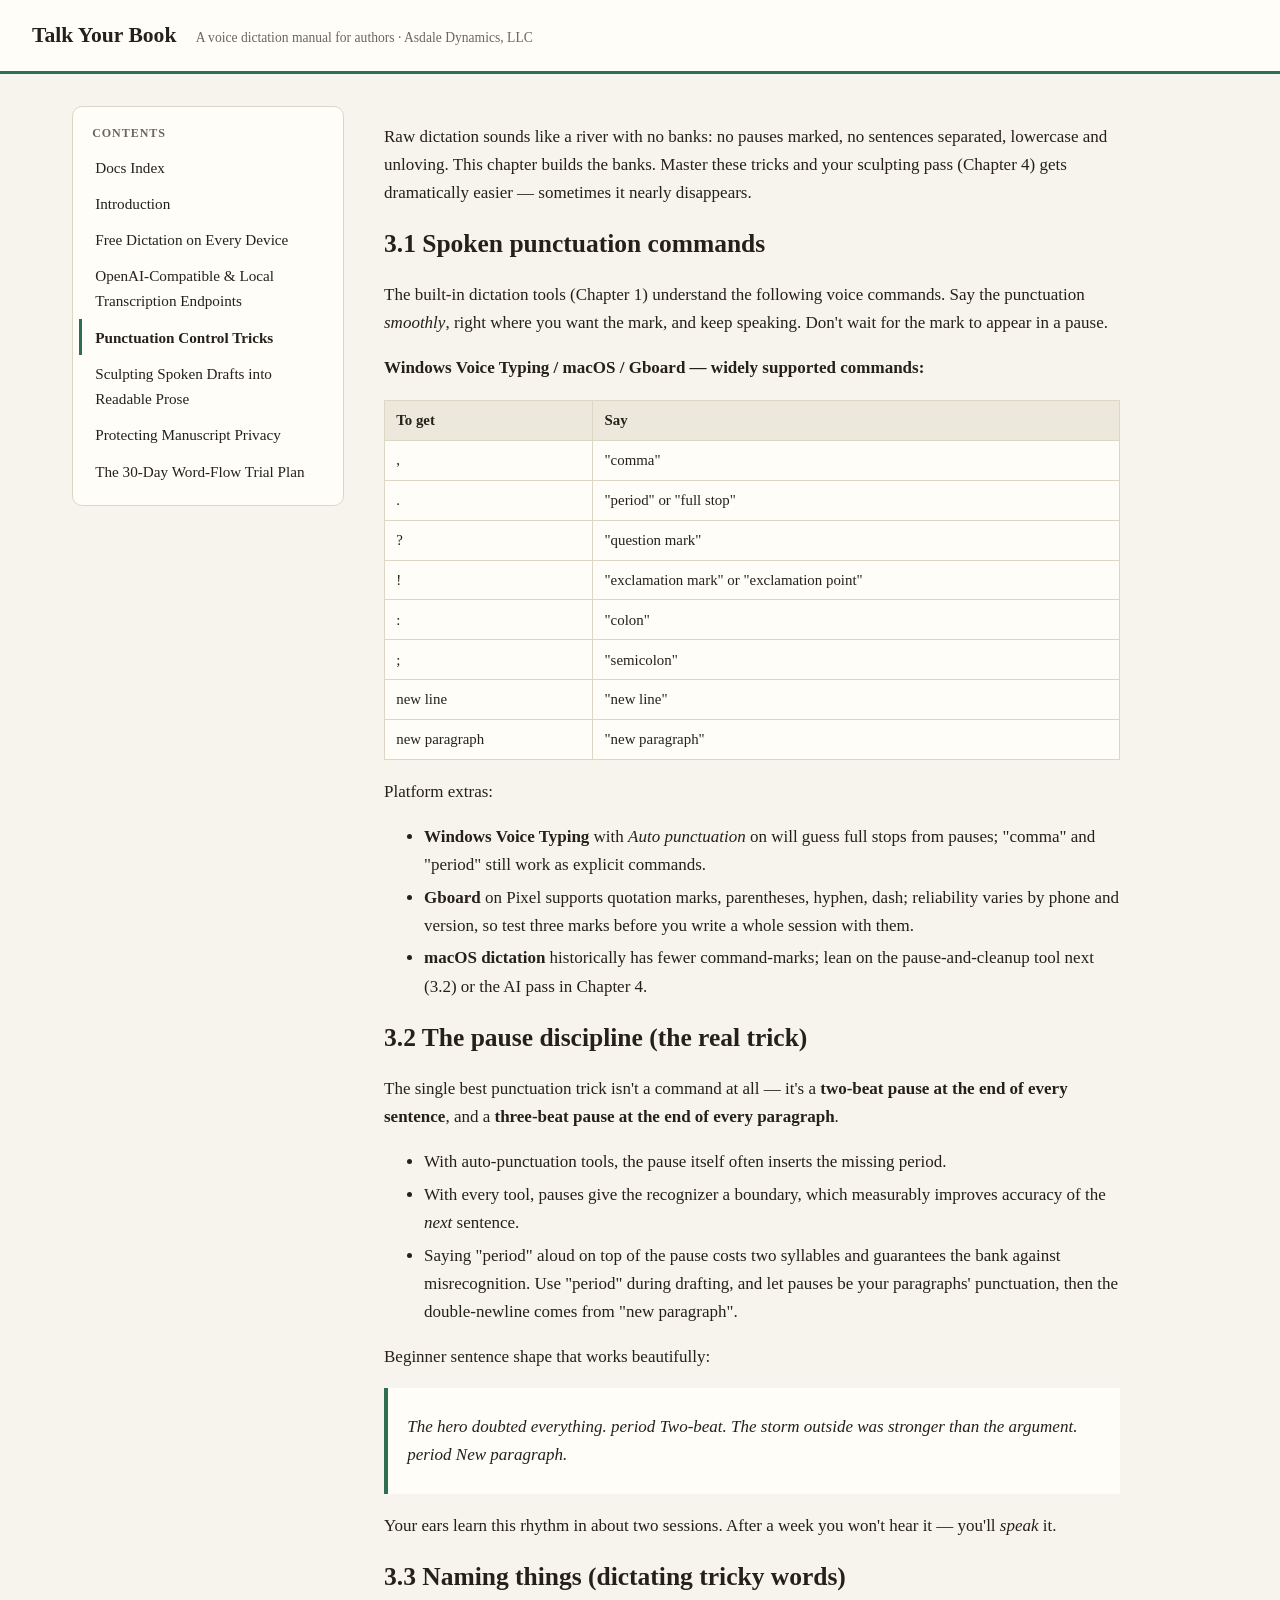
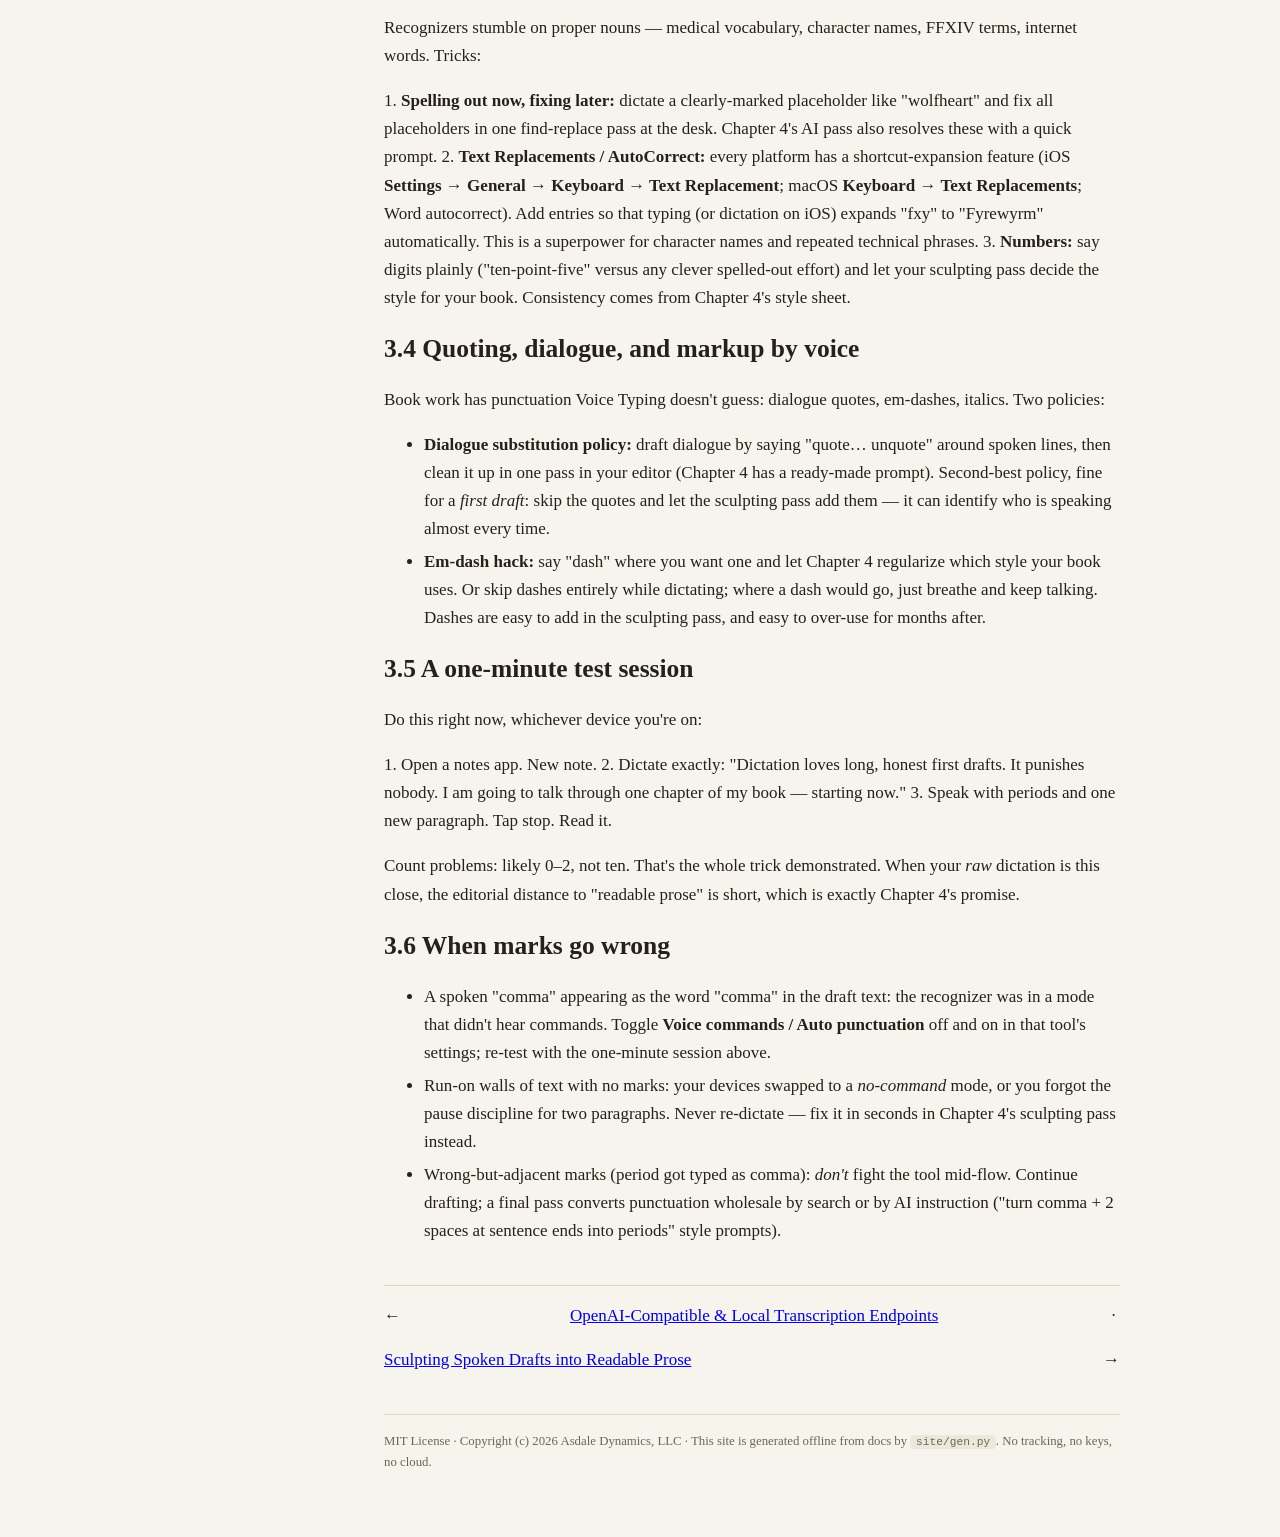
<file: site/pages/04-punctuation-control.html>
<!doctype html>
<html lang="en">
<head>
<meta charset="utf-8">
<meta name="viewport" content="width=device-width, initial-scale=1">
<title>Punctuation Control Tricks — Talk Your Book</title>
<link rel="stylesheet" href="../style.css">
</head>
<body>
<header>
  <a class="brand" href="../index.html">Talk Your Book</a>
  <span class="tagline">A voice dictation manual for authors · Asdale Dynamics, LLC</span>
</header>
<div class="wrap">
<nav>
<h2>Contents</h2>
<a href='../index.html'>Docs Index</a>
<a href='../pages/01-introduction.html'>Introduction</a>
<a href='../pages/02-free-dictation.html'>Free Dictation on Every Device</a>
<a href='../pages/03-transcription-endpoints.html'>OpenAI-Compatible &amp; Local Transcription Endpoints</a>
<a href='../pages/04-punctuation-control.html' class="active">Punctuation Control Tricks</a>
<a href='../pages/05-sculpting-drafts.html'>Sculpting Spoken Drafts into Readable Prose</a>
<a href='../pages/06-privacy.html'>Protecting Manuscript Privacy</a>
<a href='../pages/07-word-flow-trial.html'>The 30-Day Word-Flow Trial Plan</a>
</nav>
<main id="top">
<p>Raw dictation sounds like a river with no banks: no pauses marked, no sentences separated, lowercase and unloving. This chapter builds the banks. Master these tricks and your sculpting pass (Chapter 4) gets dramatically easier — sometimes it nearly disappears.</p>
<h2 id='31-spoken-punctuation-commands'>3.1 Spoken punctuation commands</h2>
<p>The built-in dictation tools (Chapter 1) understand the following voice commands. Say the punctuation <em>smoothly</em>, right where you want the mark, and keep speaking. Don't wait for the mark to appear in a pause.</p>
<p><strong>Windows Voice Typing / macOS / Gboard — widely supported commands:</strong></p>
<table><tr><th>To get</th><th>Say</th></tr><tr><td>,</td><td>"comma"</td></tr><tr><td>.</td><td>"period" or "full stop"</td></tr><tr><td>?</td><td>"question mark"</td></tr><tr><td>!</td><td>"exclamation mark" or "exclamation point"</td></tr><tr><td>:</td><td>"colon"</td></tr><tr><td>;</td><td>"semicolon"</td></tr><tr><td>new line</td><td>"new line"</td></tr><tr><td>new paragraph</td><td>"new paragraph"</td></tr></table>
<p>Platform extras:</p>
<ul>
<li><strong>Windows Voice Typing</strong> with <em>Auto punctuation</em> on will guess full stops from pauses; "comma" and "period" still work as explicit commands.</li>
<li><strong>Gboard</strong> on Pixel supports quotation marks, parentheses, hyphen, dash; reliability varies by phone and version, so test three marks before you write a whole session with them.</li>
<li><strong>macOS dictation</strong> historically has fewer command-marks; lean on the pause-and-cleanup tool next (3.2) or the AI pass in Chapter 4.</li>
</ul>
<h2 id='32-the-pause-discipline-the-real-trick'>3.2 The pause discipline (the real trick)</h2>
<p>The single best punctuation trick isn't a command at all — it's a <strong>two-beat pause at the end of every sentence</strong>, and a <strong>three-beat pause at the end of every paragraph</strong>.</p>
<ul>
<li>With auto-punctuation tools, the pause itself often inserts the missing period.</li>
<li>With every tool, pauses give the recognizer a boundary, which measurably improves accuracy of the <em>next</em> sentence.</li>
<li>Saying "period" aloud on top of the pause costs two syllables and guarantees the bank against misrecognition. Use "period" during drafting, and let pauses be your paragraphs' punctuation, then the double-newline comes from "new paragraph".</li>
</ul>
<p>Beginner sentence shape that works beautifully:</p>
<blockquote><p>The hero doubted everything. <em>period</em> Two-beat. The storm outside was stronger than the argument. <em>period</em> New paragraph.</p></blockquote>
<p>Your ears learn this rhythm in about two sessions. After a week you won't hear it — you'll <em>speak</em> it.</p>
<h2 id='33-naming-things-dictating-tricky-words'>3.3 Naming things (dictating tricky words)</h2>
<p>Recognizers stumble on proper nouns — medical vocabulary, character names, FFXIV terms, internet words. Tricks:</p>
<p>1. <strong>Spelling out now, fixing later:</strong> dictate a clearly-marked placeholder like "wolfheart" and fix all placeholders in one find-replace pass at the desk. Chapter 4's AI pass also resolves these with a quick prompt. 2. <strong>Text Replacements / AutoCorrect:</strong> every platform has a shortcut-expansion feature (iOS <strong>Settings → General → Keyboard → Text Replacement</strong>; macOS <strong>Keyboard → Text Replacements</strong>; Word autocorrect). Add entries so that typing (or dictation on iOS) expands "fxy" to "Fyrewyrm" automatically. This is a superpower for character names and repeated technical phrases. 3. <strong>Numbers:</strong> say digits plainly ("ten-point-five" versus any clever spelled-out effort) and let your sculpting pass decide the style for your book. Consistency comes from Chapter 4's style sheet.</p>
<h2 id='34-quoting-dialogue-and-markup-by-voice'>3.4 Quoting, dialogue, and markup by voice</h2>
<p>Book work has punctuation Voice Typing doesn't guess: dialogue quotes, em-dashes, italics. Two policies:</p>
<ul>
<li><strong>Dialogue substitution policy:</strong> draft dialogue by saying "quote… unquote" around spoken lines, then clean it up in one pass in your editor (Chapter 4 has a ready-made prompt). Second-best policy, fine for a <em>first draft</em>: skip the quotes and let the sculpting pass add them — it can identify who is speaking almost every time.</li>
<li><strong>Em-dash hack:</strong> say "dash" where you want one and let Chapter 4 regularize which style your book uses. Or skip dashes entirely while dictating; where a dash would go, just breathe and keep talking. Dashes are easy to add in the sculpting pass, and easy to over-use for months after.</li>
</ul>
<h2 id='35-a-one-minute-test-session'>3.5 A one-minute test session</h2>
<p>Do this right now, whichever device you're on:</p>
<p>1. Open a notes app. New note. 2. Dictate exactly: "Dictation loves long, honest first drafts. It punishes nobody. I am going to talk through one chapter of my book — starting now." 3. Speak with periods and one new paragraph. Tap stop. Read it.</p>
<p>Count problems: likely 0–2, not ten. That's the whole trick demonstrated. When your <em>raw</em> dictation is this close, the editorial distance to "readable prose" is short, which is exactly Chapter 4's promise.</p>
<h2 id='36-when-marks-go-wrong'>3.6 When marks go wrong</h2>
<ul>
<li>A spoken "comma" appearing as the word "comma" in the draft text: the recognizer was in a mode that didn't hear commands. Toggle <strong>Voice commands / Auto punctuation</strong> off and on in that tool's settings; re-test with the one-minute session above.</li>
<li>Run-on walls of text with no marks: your devices swapped to a <em>no-command</em> mode, or you forgot the pause discipline for two paragraphs. Never re-dictate — fix it in seconds in Chapter 4's sculpting pass instead.</li>
<li>Wrong-but-adjacent marks (period got typed as comma): <em>don't</em> fight the tool mid-flow. Continue drafting; a final pass converts punctuation wholesale by search or by AI instruction ("turn comma + 2 spaces at sentence ends into periods" style prompts).</li>
</ul>
<p class="prevnext">&larr; <a href='../pages/03-transcription-endpoints.html'>OpenAI-Compatible &amp; Local Transcription Endpoints</a> &nbsp;·&nbsp; <a href='../pages/05-sculpting-drafts.html'>Sculpting Spoken Drafts into Readable Prose</a> &rarr;</p>
<footer>MIT License · Copyright (c) 2026 Asdale Dynamics, LLC · This site is generated offline from docs by <code>site/gen.py</code>. No tracking, no keys, no cloud.</footer>
</main>
</div>
</body>
</html>
</file>
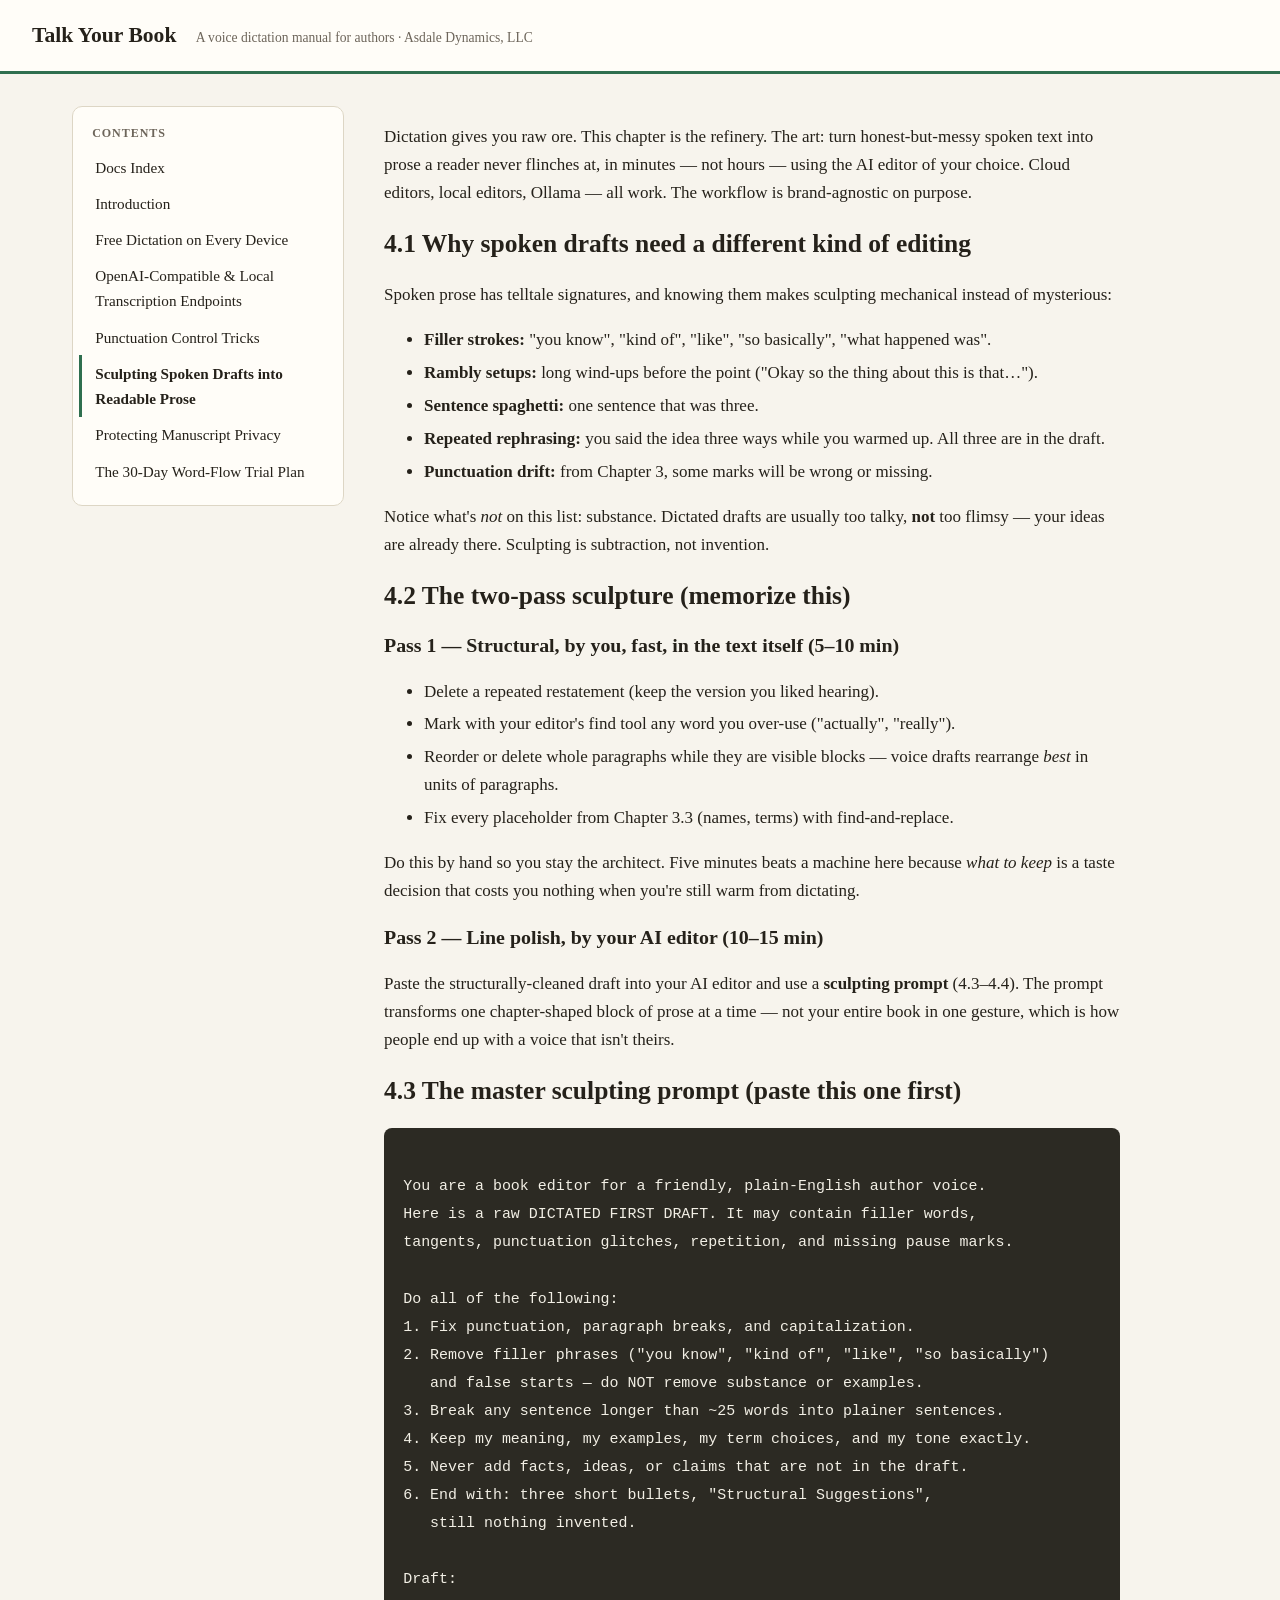
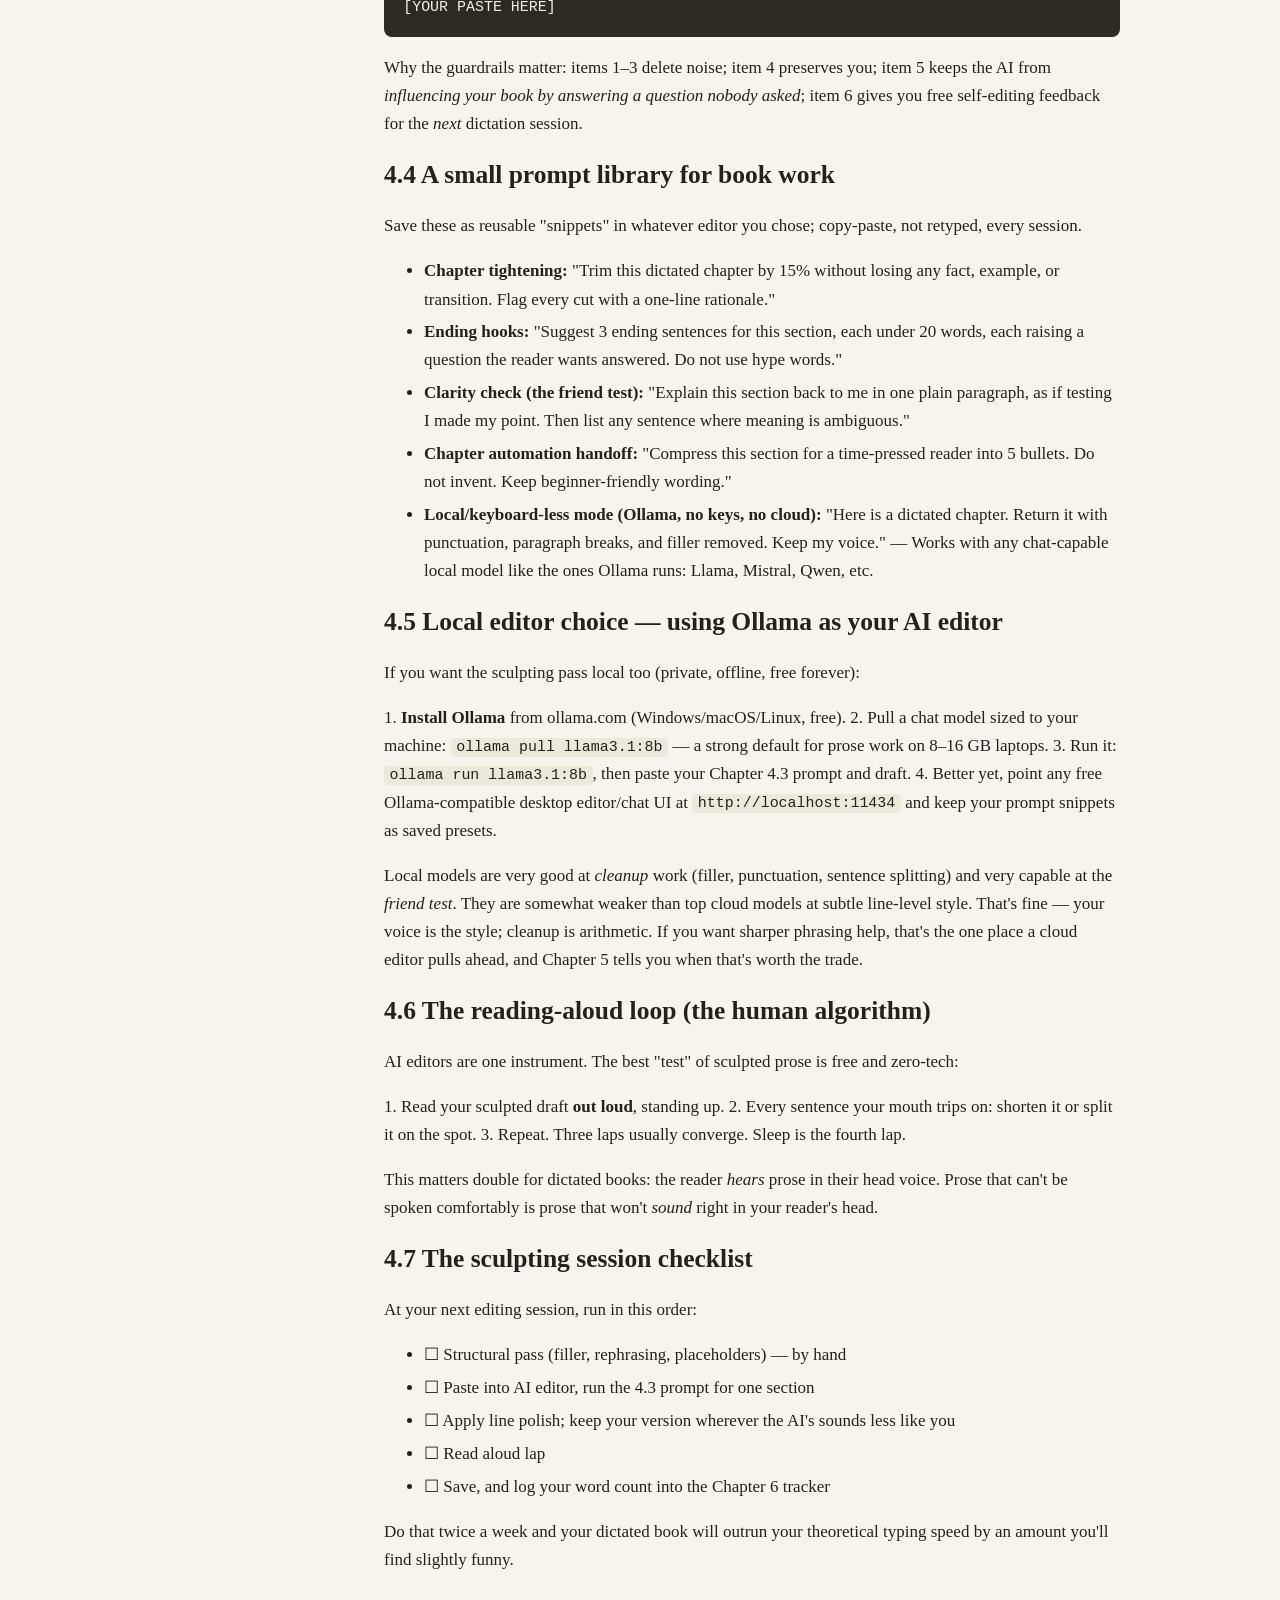
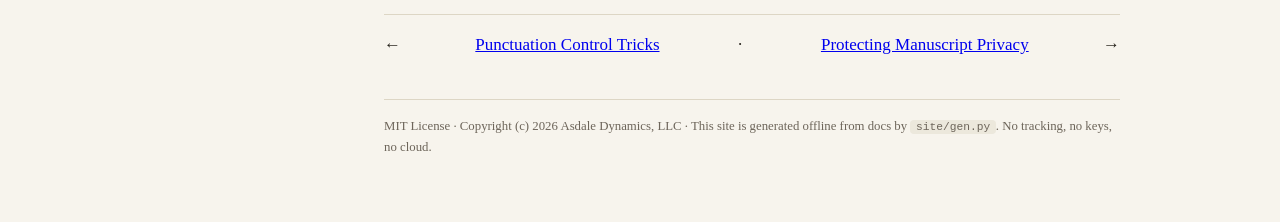
<file: site/pages/05-sculpting-drafts.html>
<!doctype html>
<html lang="en">
<head>
<meta charset="utf-8">
<meta name="viewport" content="width=device-width, initial-scale=1">
<title>Sculpting Spoken Drafts into Readable Prose — Talk Your Book</title>
<link rel="stylesheet" href="../style.css">
</head>
<body>
<header>
  <a class="brand" href="../index.html">Talk Your Book</a>
  <span class="tagline">A voice dictation manual for authors · Asdale Dynamics, LLC</span>
</header>
<div class="wrap">
<nav>
<h2>Contents</h2>
<a href='../index.html'>Docs Index</a>
<a href='../pages/01-introduction.html'>Introduction</a>
<a href='../pages/02-free-dictation.html'>Free Dictation on Every Device</a>
<a href='../pages/03-transcription-endpoints.html'>OpenAI-Compatible &amp; Local Transcription Endpoints</a>
<a href='../pages/04-punctuation-control.html'>Punctuation Control Tricks</a>
<a href='../pages/05-sculpting-drafts.html' class="active">Sculpting Spoken Drafts into Readable Prose</a>
<a href='../pages/06-privacy.html'>Protecting Manuscript Privacy</a>
<a href='../pages/07-word-flow-trial.html'>The 30-Day Word-Flow Trial Plan</a>
</nav>
<main id="top">
<p>Dictation gives you raw ore. This chapter is the refinery. The art: turn honest-but-messy spoken text into prose a reader never flinches at, in minutes — not hours — using the AI editor of your choice. Cloud editors, local editors, Ollama — all work. The workflow is brand-agnostic on purpose.</p>
<h2 id='41-why-spoken-drafts-need-a-different-kind-of-editing'>4.1 Why spoken drafts need a different kind of editing</h2>
<p>Spoken prose has telltale signatures, and knowing them makes sculpting mechanical instead of mysterious:</p>
<ul>
<li><strong>Filler strokes:</strong> "you know", "kind of", "like", "so basically", "what happened was".</li>
<li><strong>Rambly setups:</strong> long wind-ups before the point ("Okay so the thing about this is that…").</li>
<li><strong>Sentence spaghetti:</strong> one sentence that was three.</li>
<li><strong>Repeated rephrasing:</strong> you said the idea three ways while you warmed up. All three are in the draft.</li>
<li><strong>Punctuation drift:</strong> from Chapter 3, some marks will be wrong or missing.</li>
</ul>
<p>Notice what's <em>not</em> on this list: substance. Dictated drafts are usually too talky, <strong>not</strong> too flimsy — your ideas are already there. Sculpting is subtraction, not invention.</p>
<h2 id='42-the-two-pass-sculpture-memorize-this'>4.2 The two-pass sculpture (memorize this)</h2>
<h3 id='pass-1-structural-by-you-fast-in-the-text-itself-510-min'>Pass 1 — Structural, by you, fast, in the text itself (5–10 min)</h3>
<ul>
<li>Delete a repeated restatement (keep the version you liked hearing).</li>
<li>Mark with your editor's find tool any word you over-use ("actually", "really").</li>
<li>Reorder or delete whole paragraphs while they are visible blocks — voice drafts rearrange <em>best</em> in units of paragraphs.</li>
<li>Fix every placeholder from Chapter 3.3 (names, terms) with find-and-replace.</li>
</ul>
<p>Do this by hand so you stay the architect. Five minutes beats a machine here because <em>what to keep</em> is a taste decision that costs you nothing when you're still warm from dictating.</p>
<h3 id='pass-2-line-polish-by-your-ai-editor-1015-min'>Pass 2 — Line polish, by your AI editor (10–15 min)</h3>
<p>Paste the structurally-cleaned draft into your AI editor and use a <strong>sculpting prompt</strong> (4.3–4.4). The prompt transforms one chapter-shaped block of prose at a time — not your entire book in one gesture, which is how people end up with a voice that isn't theirs.</p>
<h2 id='43-the-master-sculpting-prompt-paste-this-one-first'>4.3 The master sculpting prompt (paste this one first)</h2>
<pre><code>
You are a book editor for a friendly, plain-English author voice.
Here is a raw DICTATED FIRST DRAFT. It may contain filler words,
tangents, punctuation glitches, repetition, and missing pause marks.

Do all of the following:
1. Fix punctuation, paragraph breaks, and capitalization.
2. Remove filler phrases ("you know", "kind of", "like", "so basically")
   and false starts — do NOT remove substance or examples.
3. Break any sentence longer than ~25 words into plainer sentences.
4. Keep my meaning, my examples, my term choices, and my tone exactly.
5. Never add facts, ideas, or claims that are not in the draft.
6. End with: three short bullets, "Structural Suggestions",
   still nothing invented.

Draft:
[YOUR PASTE HERE]
</code></pre>
<p>Why the guardrails matter: items 1–3 delete noise; item 4 preserves you; item 5 keeps the AI from <em>influencing your book by answering a question nobody asked</em>; item 6 gives you free self-editing feedback for the <em>next</em> dictation session.</p>
<h2 id='44-a-small-prompt-library-for-book-work'>4.4 A small prompt library for book work</h2>
<p>Save these as reusable "snippets" in whatever editor you chose; copy-paste, not retyped, every session.</p>
<ul>
<li><strong>Chapter tightening:</strong> "Trim this dictated chapter by 15% without losing any fact, example, or transition. Flag every cut with a one-line rationale."</li>
<li><strong>Ending hooks:</strong> "Suggest 3 ending sentences for this section, each under 20 words, each raising a question the reader wants answered. Do not use hype words."</li>
<li><strong>Clarity check (the friend test):</strong> "Explain this section back to me in one plain paragraph, as if testing I made my point. Then list any sentence where meaning is ambiguous."</li>
<li><strong>Chapter automation handoff:</strong> "Compress this section for a time-pressed reader into 5 bullets. Do not invent. Keep beginner-friendly wording."</li>
<li><strong>Local/keyboard-less mode (Ollama, no keys, no cloud):</strong> "Here is a dictated chapter. Return it with punctuation, paragraph breaks, and filler removed. Keep my voice." — Works with any chat-capable local model like the ones Ollama runs: Llama, Mistral, Qwen, etc.</li>
</ul>
<h2 id='45-local-editor-choice-using-ollama-as-your-ai-editor'>4.5 Local editor choice — using Ollama as your AI editor</h2>
<p>If you want the sculpting pass local too (private, offline, free forever):</p>
<p>1. <strong>Install Ollama</strong> from ollama.com (Windows/macOS/Linux, free). 2. Pull a chat model sized to your machine: <code>ollama pull llama3.1:8b</code> — a strong default for prose work on 8–16 GB laptops. 3. Run it: <code>ollama run llama3.1:8b</code>, then paste your Chapter 4.3 prompt and draft. 4. Better yet, point any free Ollama-compatible desktop editor/chat UI at <code>http://localhost:11434</code> and keep your prompt snippets as saved presets.</p>
<p>Local models are very good at <em>cleanup</em> work (filler, punctuation, sentence splitting) and very capable at the <em>friend test</em>. They are somewhat weaker than top cloud models at subtle line-level style. That's fine — your voice is the style; cleanup is arithmetic. If you want sharper phrasing help, that's the one place a cloud editor pulls ahead, and Chapter 5 tells you when that's worth the trade.</p>
<h2 id='46-the-reading-aloud-loop-the-human-algorithm'>4.6 The reading-aloud loop (the human algorithm)</h2>
<p>AI editors are one instrument. The best "test" of sculpted prose is free and zero-tech:</p>
<p>1. Read your sculpted draft <strong>out loud</strong>, standing up. 2. Every sentence your mouth trips on: shorten it or split it on the spot. 3. Repeat. Three laps usually converge. Sleep is the fourth lap.</p>
<p>This matters double for dictated books: the reader <em>hears</em> prose in their head voice. Prose that can't be spoken comfortably is prose that won't <em>sound</em> right in your reader's head.</p>
<h2 id='47-the-sculpting-session-checklist'>4.7 The sculpting session checklist</h2>
<p>At your next editing session, run in this order:</p>
<ul>
<li>&#9744; Structural pass (filler, rephrasing, placeholders) — by hand</li>
<li>&#9744; Paste into AI editor, run the 4.3 prompt for one section</li>
<li>&#9744; Apply line polish; keep your version wherever the AI's sounds less like you</li>
<li>&#9744; Read aloud lap</li>
<li>&#9744; Save, and log your word count into the Chapter 6 tracker</li>
</ul>
<p>Do that twice a week and your dictated book will outrun your theoretical typing speed by an amount you'll find slightly funny.</p>
<p class="prevnext">&larr; <a href='../pages/04-punctuation-control.html'>Punctuation Control Tricks</a> &nbsp;·&nbsp; <a href='../pages/06-privacy.html'>Protecting Manuscript Privacy</a> &rarr;</p>
<footer>MIT License · Copyright (c) 2026 Asdale Dynamics, LLC · This site is generated offline from docs by <code>site/gen.py</code>. No tracking, no keys, no cloud.</footer>
</main>
</div>
</body>
</html>
</file>
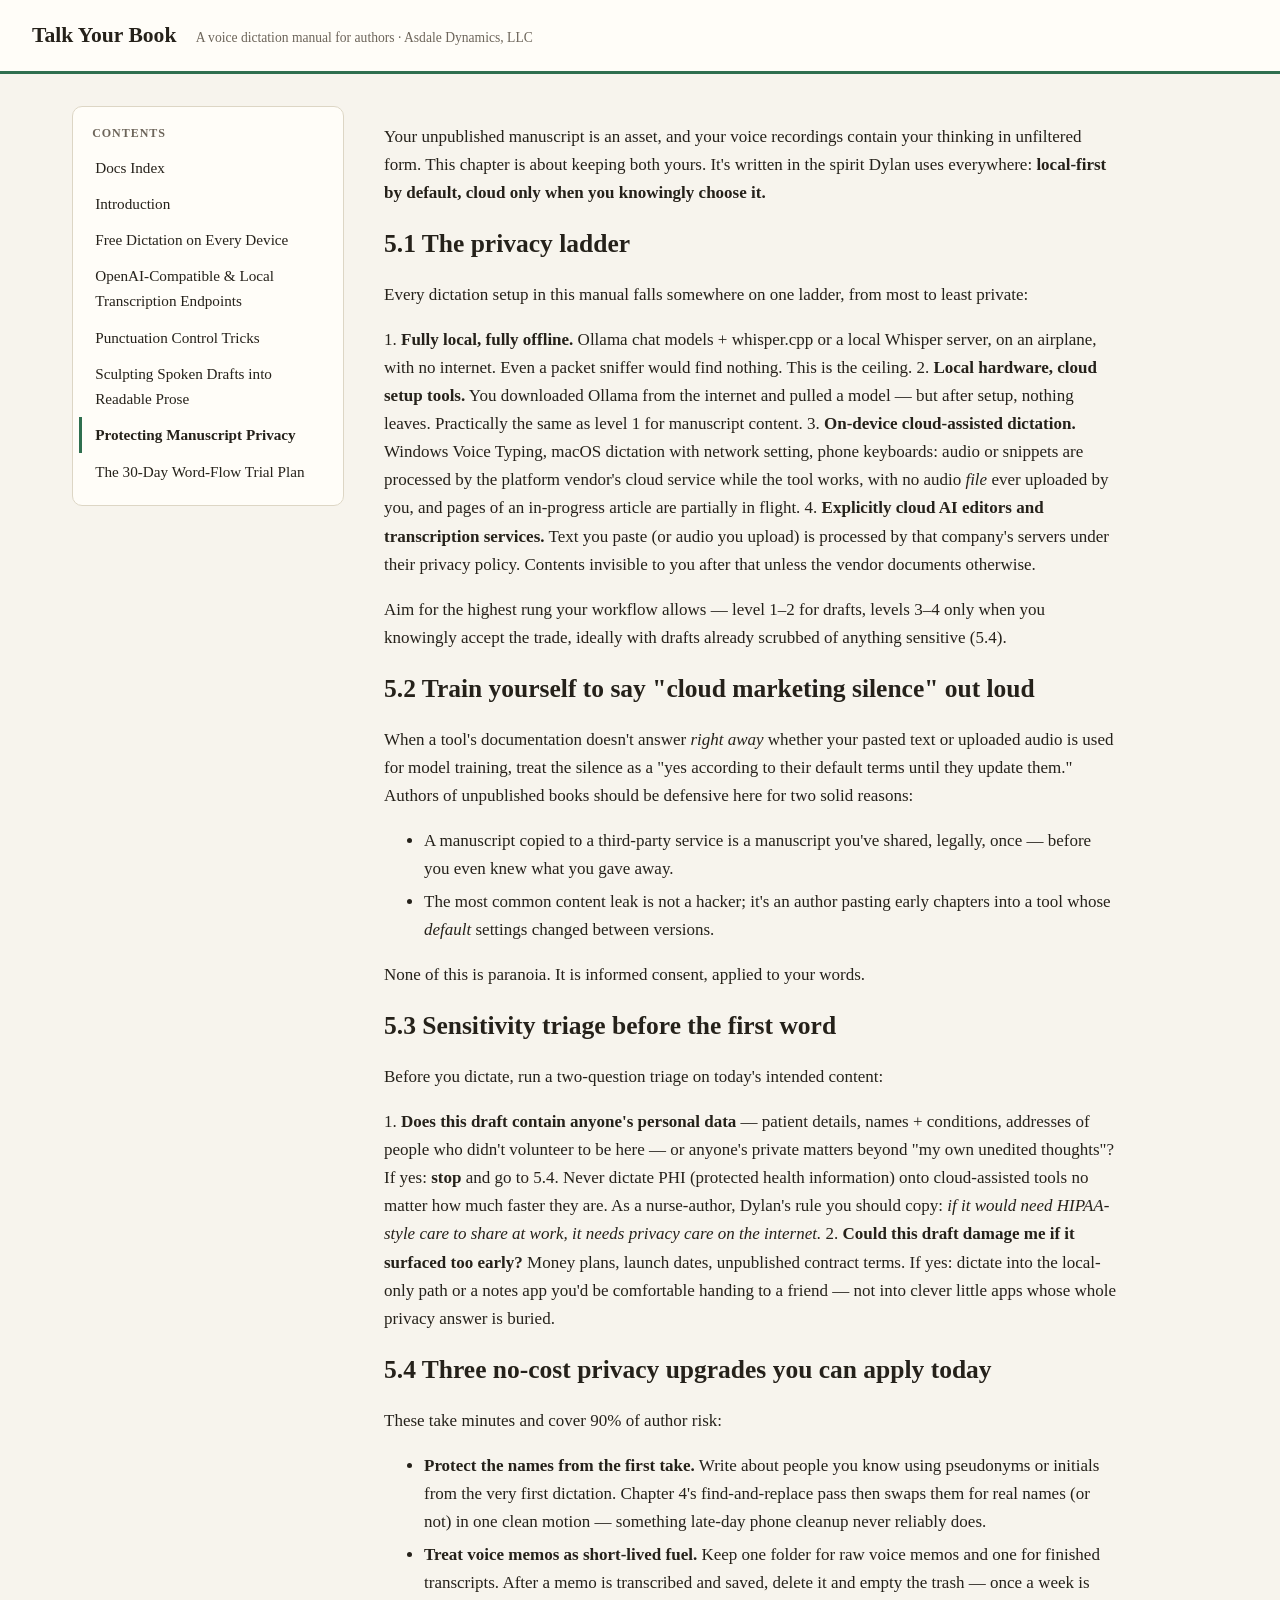
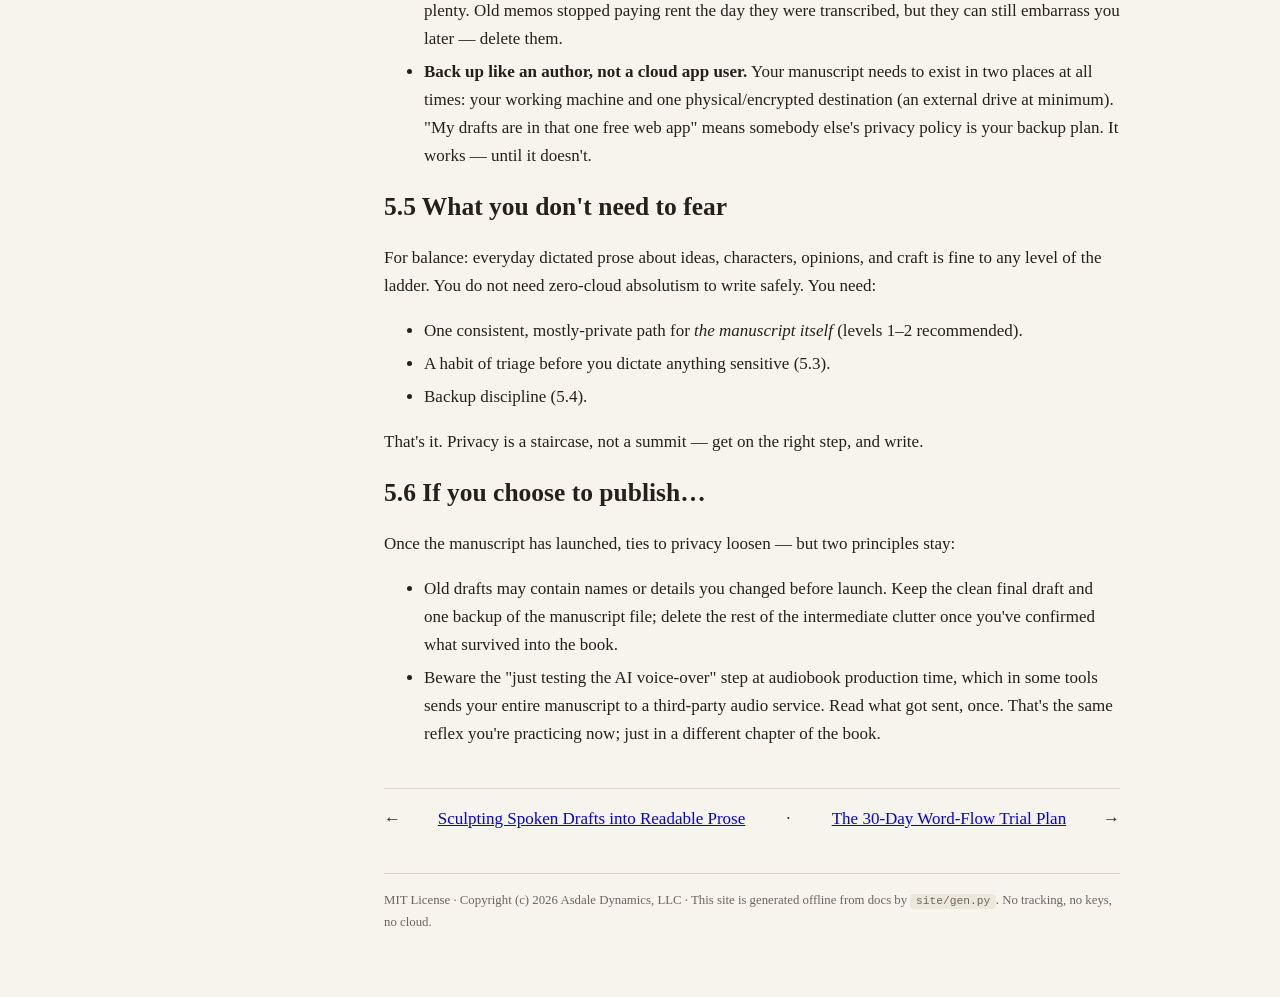
<file: site/pages/06-privacy.html>
<!doctype html>
<html lang="en">
<head>
<meta charset="utf-8">
<meta name="viewport" content="width=device-width, initial-scale=1">
<title>Protecting Manuscript Privacy — Talk Your Book</title>
<link rel="stylesheet" href="../style.css">
</head>
<body>
<header>
  <a class="brand" href="../index.html">Talk Your Book</a>
  <span class="tagline">A voice dictation manual for authors · Asdale Dynamics, LLC</span>
</header>
<div class="wrap">
<nav>
<h2>Contents</h2>
<a href='../index.html'>Docs Index</a>
<a href='../pages/01-introduction.html'>Introduction</a>
<a href='../pages/02-free-dictation.html'>Free Dictation on Every Device</a>
<a href='../pages/03-transcription-endpoints.html'>OpenAI-Compatible &amp; Local Transcription Endpoints</a>
<a href='../pages/04-punctuation-control.html'>Punctuation Control Tricks</a>
<a href='../pages/05-sculpting-drafts.html'>Sculpting Spoken Drafts into Readable Prose</a>
<a href='../pages/06-privacy.html' class="active">Protecting Manuscript Privacy</a>
<a href='../pages/07-word-flow-trial.html'>The 30-Day Word-Flow Trial Plan</a>
</nav>
<main id="top">
<p>Your unpublished manuscript is an asset, and your voice recordings contain your thinking in unfiltered form. This chapter is about keeping both yours. It's written in the spirit Dylan uses everywhere: <strong>local-first by default, cloud only when you knowingly choose it.</strong></p>
<h2 id='51-the-privacy-ladder'>5.1 The privacy ladder</h2>
<p>Every dictation setup in this manual falls somewhere on one ladder, from most to least private:</p>
<p>1. <strong>Fully local, fully offline.</strong> Ollama chat models + whisper.cpp or a local Whisper server, on an airplane, with no internet. Even a packet sniffer would find nothing. This is the ceiling. 2. <strong>Local hardware, cloud setup tools.</strong> You downloaded Ollama from the internet and pulled a model — but after setup, nothing leaves. Practically the same as level 1 for manuscript content. 3. <strong>On-device cloud-assisted dictation.</strong> Windows Voice Typing, macOS dictation with network setting, phone keyboards: audio or snippets are processed by the platform vendor's cloud service while the tool works, with no audio <em>file</em> ever uploaded by you, and pages of an in-progress article are partially in flight. 4. <strong>Explicitly cloud AI editors and transcription services.</strong> Text you paste (or audio you upload) is processed by that company's servers under their privacy policy. Contents invisible to you after that unless the vendor documents otherwise.</p>
<p>Aim for the highest rung your workflow allows — level 1–2 for drafts, levels 3–4 only when you knowingly accept the trade, ideally with drafts already scrubbed of anything sensitive (5.4).</p>
<h2 id='52-train-yourself-to-say-cloud-marketing-silence-out-loud'>5.2 Train yourself to say "cloud marketing silence" out loud</h2>
<p>When a tool's documentation doesn't answer <em>right away</em> whether your pasted text or uploaded audio is used for model training, treat the silence as a "yes according to their default terms until they update them." Authors of unpublished books should be defensive here for two solid reasons:</p>
<ul>
<li>A manuscript copied to a third-party service is a manuscript you've shared, legally, once — before you even knew what you gave away.</li>
<li>The most common content leak is not a hacker; it's an author pasting early chapters into a tool whose <em>default</em> settings changed between versions.</li>
</ul>
<p>None of this is paranoia. It is informed consent, applied to your words.</p>
<h2 id='53-sensitivity-triage-before-the-first-word'>5.3 Sensitivity triage before the first word</h2>
<p>Before you dictate, run a two-question triage on today's intended content:</p>
<p>1. <strong>Does this draft contain anyone's personal data</strong> — patient details, names + conditions, addresses of people who didn't volunteer to be here — or anyone's private matters beyond "my own unedited thoughts"? If yes: <strong>stop</strong> and go to 5.4. Never dictate PHI (protected health information) onto cloud-assisted tools no matter how much faster they are. As a nurse-author, Dylan's rule you should copy: <em>if it would need HIPAA-style care to share at work, it needs privacy care on the internet.</em> 2. <strong>Could this draft damage me if it surfaced too early?</strong> Money plans, launch dates, unpublished contract terms. If yes: dictate into the local-only path or a notes app you'd be comfortable handing to a friend — not into clever little apps whose whole privacy answer is buried.</p>
<h2 id='54-three-no-cost-privacy-upgrades-you-can-apply-today'>5.4 Three no-cost privacy upgrades you can apply today</h2>
<p>These take minutes and cover 90% of author risk:</p>
<ul>
<li><strong>Protect the names from the first take.</strong> Write about people you know using pseudonyms or initials from the very first dictation. Chapter 4's find-and-replace pass then swaps them for real names (or not) in one clean motion — something late-day phone cleanup never reliably does.</li>
<li><strong>Treat voice memos as short-lived fuel.</strong> Keep one folder for raw voice memos and one for finished transcripts. After a memo is transcribed and saved, delete it and empty the trash — once a week is plenty. Old memos stopped paying rent the day they were transcribed, but they can still embarrass you later — delete them.</li>
<li><strong>Back up like an author, not a cloud app user.</strong> Your manuscript needs to exist in two places at all times: your working machine and one physical/encrypted destination (an external drive at minimum). "My drafts are in that one free web app" means somebody else's privacy policy is your backup plan. It works — until it doesn't.</li>
</ul>
<h2 id='55-what-you-dont-need-to-fear'>5.5 What you don't need to fear</h2>
<p>For balance: everyday dictated prose about ideas, characters, opinions, and craft is fine to any level of the ladder. You do not need zero-cloud absolutism to write safely. You need:</p>
<ul>
<li>One consistent, mostly-private path for <em>the manuscript itself</em> (levels 1–2 recommended).</li>
<li>A habit of triage before you dictate anything sensitive (5.3).</li>
<li>Backup discipline (5.4).</li>
</ul>
<p>That's it. Privacy is a staircase, not a summit — get on the right step, and write.</p>
<h2 id='56-if-you-choose-to-publish'>5.6 If you choose to publish…</h2>
<p>Once the manuscript has launched, ties to privacy loosen — but two principles stay:</p>
<ul>
<li>Old drafts may contain names or details you changed before launch. Keep the clean final draft and one backup of the manuscript file; delete the rest of the intermediate clutter once you've confirmed what survived into the book.</li>
<li>Beware the "just testing the AI voice-over" step at audiobook production time, which in some tools sends your entire manuscript to a third-party audio service. Read what got sent, once. That's the same reflex you're practicing now; just in a different chapter of the book.</li>
</ul>
<p class="prevnext">&larr; <a href='../pages/05-sculpting-drafts.html'>Sculpting Spoken Drafts into Readable Prose</a> &nbsp;·&nbsp; <a href='../pages/07-word-flow-trial.html'>The 30-Day Word-Flow Trial Plan</a> &rarr;</p>
<footer>MIT License · Copyright (c) 2026 Asdale Dynamics, LLC · This site is generated offline from docs by <code>site/gen.py</code>. No tracking, no keys, no cloud.</footer>
</main>
</div>
</body>
</html>
</file>
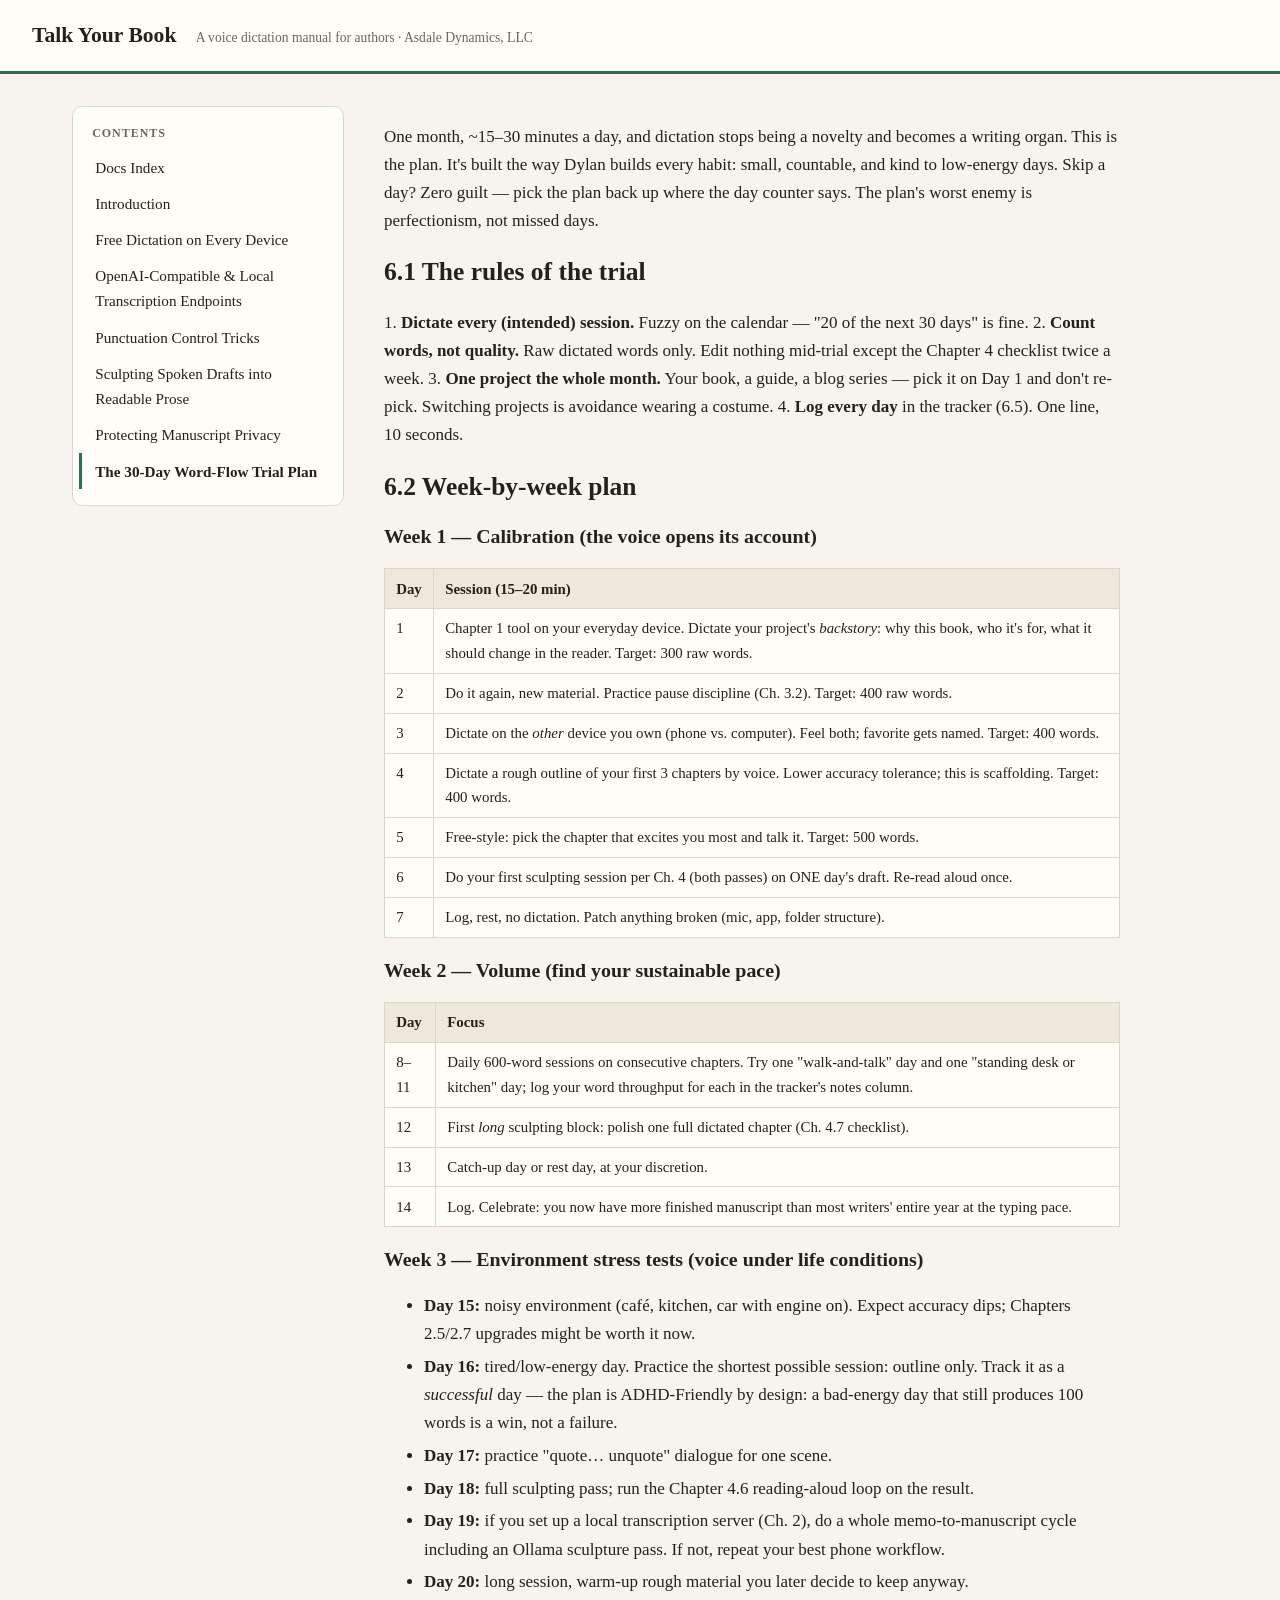
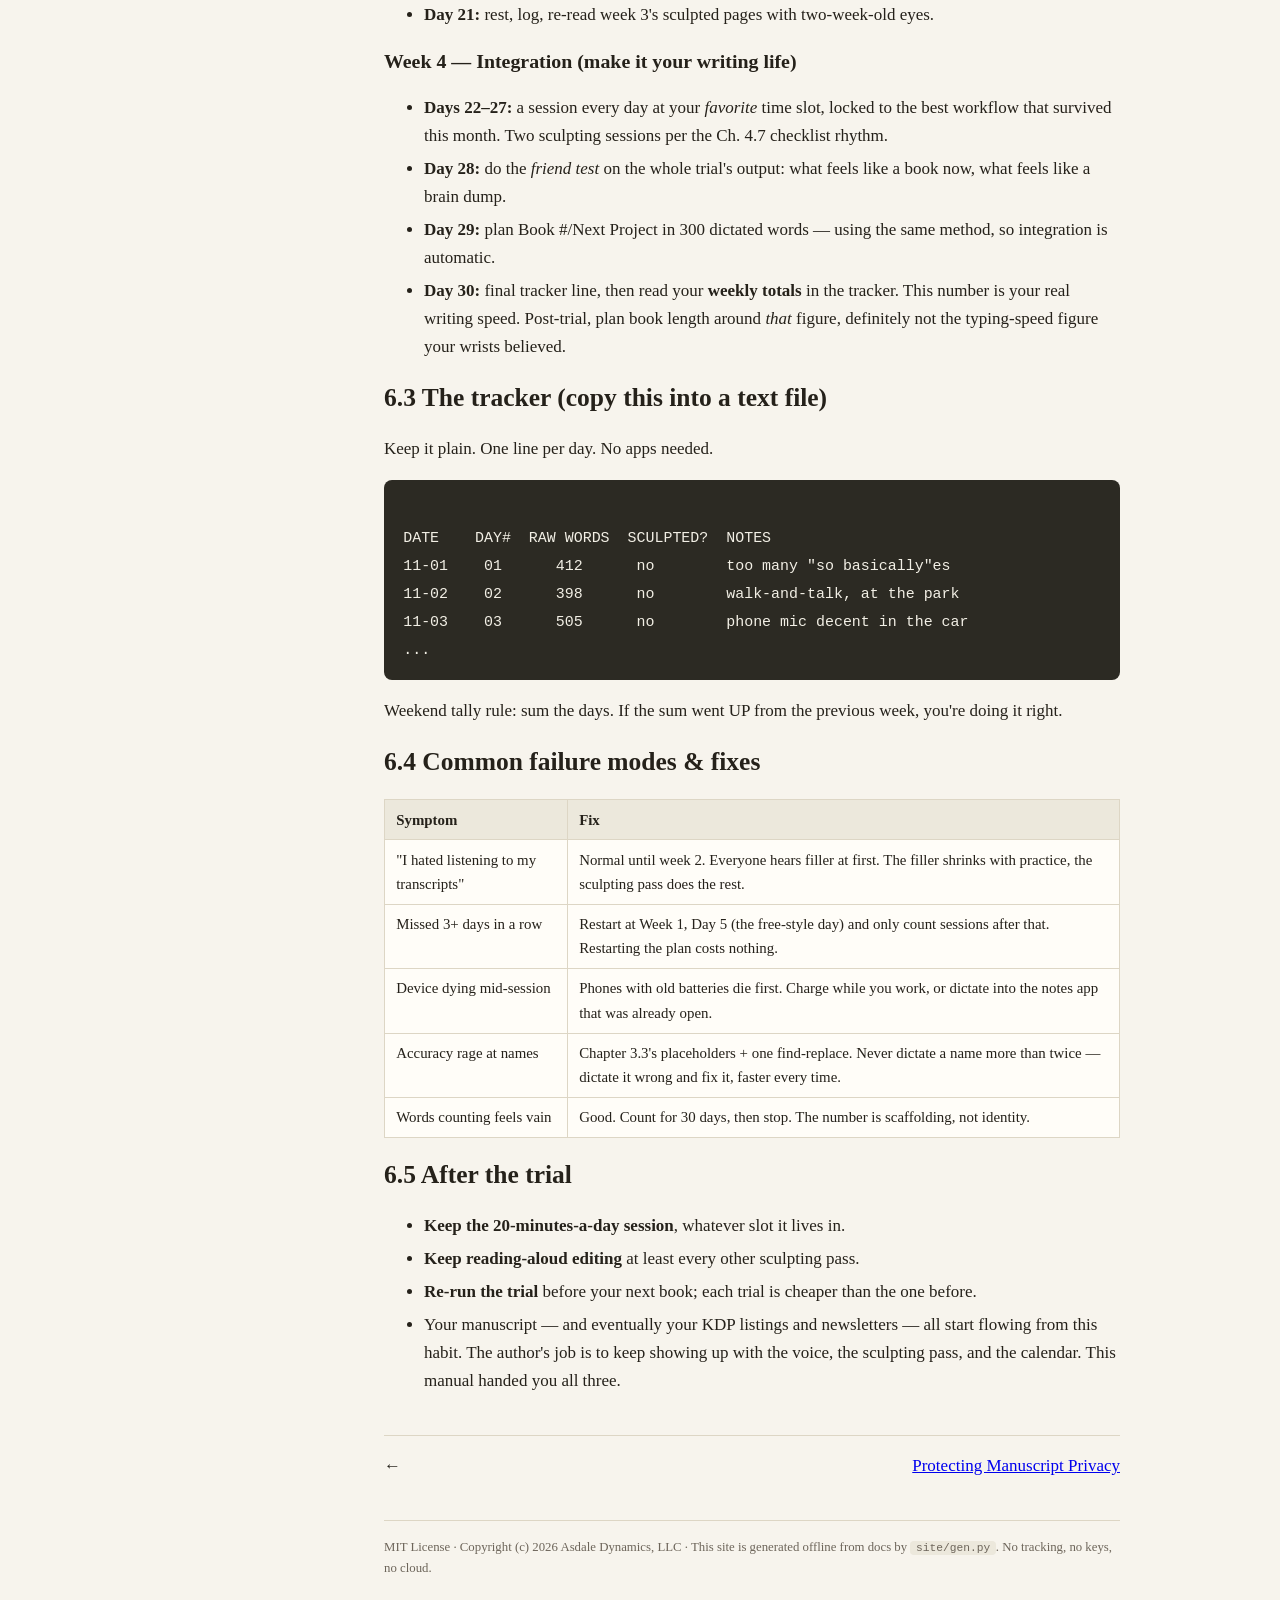
<file: site/pages/07-word-flow-trial.html>
<!doctype html>
<html lang="en">
<head>
<meta charset="utf-8">
<meta name="viewport" content="width=device-width, initial-scale=1">
<title>The 30-Day Word-Flow Trial Plan — Talk Your Book</title>
<link rel="stylesheet" href="../style.css">
</head>
<body>
<header>
  <a class="brand" href="../index.html">Talk Your Book</a>
  <span class="tagline">A voice dictation manual for authors · Asdale Dynamics, LLC</span>
</header>
<div class="wrap">
<nav>
<h2>Contents</h2>
<a href='../index.html'>Docs Index</a>
<a href='../pages/01-introduction.html'>Introduction</a>
<a href='../pages/02-free-dictation.html'>Free Dictation on Every Device</a>
<a href='../pages/03-transcription-endpoints.html'>OpenAI-Compatible &amp; Local Transcription Endpoints</a>
<a href='../pages/04-punctuation-control.html'>Punctuation Control Tricks</a>
<a href='../pages/05-sculpting-drafts.html'>Sculpting Spoken Drafts into Readable Prose</a>
<a href='../pages/06-privacy.html'>Protecting Manuscript Privacy</a>
<a href='../pages/07-word-flow-trial.html' class="active">The 30-Day Word-Flow Trial Plan</a>
</nav>
<main id="top">
<p>One month, ~15–30 minutes a day, and dictation stops being a novelty and becomes a writing organ. This is the plan. It's built the way Dylan builds every habit: small, countable, and kind to low-energy days. Skip a day? Zero guilt — pick the plan back up where the day counter says. The plan's worst enemy is perfectionism, not missed days.</p>
<h2 id='61-the-rules-of-the-trial'>6.1 The rules of the trial</h2>
<p>1. <strong>Dictate every (intended) session.</strong> Fuzzy on the calendar — "20 of the next 30 days" is fine. 2. <strong>Count words, not quality.</strong> Raw dictated words only. Edit nothing mid-trial except the Chapter 4 checklist twice a week. 3. <strong>One project the whole month.</strong> Your book, a guide, a blog series — pick it on Day 1 and don't re-pick. Switching projects is avoidance wearing a costume. 4. <strong>Log every day</strong> in the tracker (6.5). One line, 10 seconds.</p>
<h2 id='62-week-by-week-plan'>6.2 Week-by-week plan</h2>
<h3 id='week-1-calibration-the-voice-opens-its-account'>Week 1 — Calibration (the voice opens its account)</h3>
<table><tr><th>Day</th><th>Session (15–20 min)</th></tr><tr><td>1</td><td>Chapter 1 tool on your everyday device. Dictate your project's <em>backstory</em>: why this book, who it's for, what it should change in the reader. Target: 300 raw words.</td></tr><tr><td>2</td><td>Do it again, new material. Practice pause discipline (Ch. 3.2). Target: 400 raw words.</td></tr><tr><td>3</td><td>Dictate on the <em>other</em> device you own (phone vs. computer). Feel both; favorite gets named. Target: 400 words.</td></tr><tr><td>4</td><td>Dictate a rough outline of your first 3 chapters by voice. Lower accuracy tolerance; this is scaffolding. Target: 400 words.</td></tr><tr><td>5</td><td>Free-style: pick the chapter that excites you most and talk it. Target: 500 words.</td></tr><tr><td>6</td><td>Do your first sculpting session per Ch. 4 (both passes) on ONE day's draft. Re-read aloud once.</td></tr><tr><td>7</td><td>Log, rest, no dictation. Patch anything broken (mic, app, folder structure).</td></tr></table>
<h3 id='week-2-volume-find-your-sustainable-pace'>Week 2 — Volume (find your sustainable pace)</h3>
<table><tr><th>Day</th><th>Focus</th></tr><tr><td>8–11</td><td>Daily 600-word sessions on consecutive chapters. Try one "walk-and-talk" day and one "standing desk or kitchen" day; log your word throughput for each in the tracker's notes column.</td></tr><tr><td>12</td><td>First <em>long</em> sculpting block: polish one full dictated chapter (Ch. 4.7 checklist).</td></tr><tr><td>13</td><td>Catch-up day or rest day, at your discretion.</td></tr><tr><td>14</td><td>Log. Celebrate: you now have more finished manuscript than most writers' entire year at the typing pace.</td></tr></table>
<h3 id='week-3-environment-stress-tests-voice-under-life-conditions'>Week 3 — Environment stress tests (voice under life conditions)</h3>
<ul>
<li><strong>Day 15:</strong> noisy environment (café, kitchen, car with engine on). Expect accuracy dips; Chapters 2.5/2.7 upgrades might be worth it now.</li>
<li><strong>Day 16:</strong> tired/low-energy day. Practice the shortest possible session: outline only. Track it as a <em>successful</em> day — the plan is ADHD-Friendly by design: a bad-energy day that still produces 100 words is a win, not a failure.</li>
<li><strong>Day 17:</strong> practice "quote… unquote" dialogue for one scene.</li>
<li><strong>Day 18:</strong> full sculpting pass; run the Chapter 4.6 reading-aloud loop on the result.</li>
<li><strong>Day 19:</strong> if you set up a local transcription server (Ch. 2), do a whole memo-to-manuscript cycle including an Ollama sculpture pass. If not, repeat your best phone workflow.</li>
<li><strong>Day 20:</strong> long session, warm-up rough material you later decide to keep anyway.</li>
<li><strong>Day 21:</strong> rest, log, re-read week 3's sculpted pages with two-week-old eyes.</li>
</ul>
<h3 id='week-4-integration-make-it-your-writing-life'>Week 4 — Integration (make it your writing life)</h3>
<ul>
<li><strong>Days 22–27:</strong> a session every day at your <em>favorite</em> time slot, locked to the best workflow that survived this month. Two sculpting sessions per the Ch. 4.7 checklist rhythm.</li>
<li><strong>Day 28:</strong> do the <em>friend test</em> on the whole trial's output: what feels like a book now, what feels like a brain dump.</li>
<li><strong>Day 29:</strong> plan Book #/Next Project in 300 dictated words — using the same method, so integration is automatic.</li>
<li><strong>Day 30:</strong> final tracker line, then read your <strong>weekly totals</strong> in the tracker. This number is your real writing speed. Post-trial, plan book length around <em>that</em> figure, definitely not the typing-speed figure your wrists believed.</li>
</ul>
<h2 id='63-the-tracker-copy-this-into-a-text-file'>6.3 The tracker (copy this into a text file)</h2>
<p>Keep it plain. One line per day. No apps needed.</p>
<pre><code>
DATE    DAY#  RAW WORDS  SCULPTED?  NOTES
11-01    01      412      no        too many "so basically"es
11-02    02      398      no        walk-and-talk, at the park
11-03    03      505      no        phone mic decent in the car
...
</code></pre>
<p>Weekend tally rule: sum the days. If the sum went UP from the previous week, you're doing it right.</p>
<h2 id='64-common-failure-modes-amp-fixes'>6.4 Common failure modes &amp; fixes</h2>
<table><tr><th>Symptom</th><th>Fix</th></tr><tr><td>"I hated listening to my transcripts"</td><td>Normal until week 2. Everyone hears filler at first. The filler shrinks with practice, the sculpting pass does the rest.</td></tr><tr><td>Missed 3+ days in a row</td><td>Restart at Week 1, Day 5 (the free-style day) and only count sessions after that. Restarting the plan costs nothing.</td></tr><tr><td>Device dying mid-session</td><td>Phones with old batteries die first. Charge while you work, or dictate into the notes app that was already open.</td></tr><tr><td>Accuracy rage at names</td><td>Chapter 3.3's placeholders + one find-replace. Never dictate a name more than twice — dictate it wrong and fix it, faster every time.</td></tr><tr><td>Words counting feels vain</td><td>Good. Count for 30 days, then stop. The number is scaffolding, not identity.</td></tr></table>
<h2 id='65-after-the-trial'>6.5 After the trial</h2>
<ul>
<li><strong>Keep the 20-minutes-a-day session</strong>, whatever slot it lives in.</li>
<li><strong>Keep reading-aloud editing</strong> at least every other sculpting pass.</li>
<li><strong>Re-run the trial</strong> before your next book; each trial is cheaper than the one before.</li>
<li>Your manuscript — and eventually your KDP listings and newsletters — all start flowing from this habit. The author's job is to keep showing up with the voice, the sculpting pass, and the calendar. This manual handed you all three.</li>
</ul>
<p class="prevnext">&larr; <a href='../pages/06-privacy.html'>Protecting Manuscript Privacy</a></p>
<footer>MIT License · Copyright (c) 2026 Asdale Dynamics, LLC · This site is generated offline from docs by <code>site/gen.py</code>. No tracking, no keys, no cloud.</footer>
</main>
</div>
</body>
</html>
</file>
<file: site/style.css>
:root { --bg:#f7f4ed; --ink:#25211a; --muted:#6d655a; --accent:#2f6f4f; --card:#fffdf8; --line:#ddd6c5; }
* { box-sizing:border-box; }
body { margin:0; font:17px/1.65 Georgia, 'Times New Roman', serif; background:var(--bg); color:var(--ink); }
header { padding:1.1rem 2rem; border-bottom:3px solid var(--accent); background:var(--card); display:flex; flex-wrap:wrap; gap:.3rem 1.2rem; align-items:baseline; }
.brand { font-weight:700; font-size:1.35rem; color:var(--ink); text-decoration:none; }
.tagline { color:var(--muted); font-size:.85rem; }
.wrap { display:grid; grid-template-columns:17rem minmax(0,1fr); gap:2.5rem; max-width:75rem; margin:0 auto; padding:2rem 2rem 4rem; }
nav { position:sticky; top:1.5rem; align-self:start; font-size:.95rem; background:var(--card); border:1px solid var(--line); border-radius:10px; padding:1rem .4rem; }
nav h2 { font-size:.75rem; text-transform:uppercase; letter-spacing:.08em; color:var(--muted); margin:.2rem .8rem .5rem; }
nav a { display:block; padding:.35rem .8rem; color:var(--ink); text-decoration:none; border-left:3px solid transparent; }
nav a:hover { color:var(--accent); }
nav a.active { border-left-color:var(--accent); font-weight:700; }
main { max-width:46rem; }
h1,h2,h3 { line-height:1.25; }
h1 { font-size:1.9rem; margin-top:0; }
em { font-style:italic; }
code { background:#ece8dc; padding:.08rem .35rem; border-radius:4px; font-size:.88em; font-family:ui-monospace, Consolas, monospace; }
pre { background:#2c2a23; color:#f2efe5; padding:1rem 1.2rem; border-radius:8px; overflow:auto; }
pre code { background:none; color:inherit; padding:0; }
blockquote { margin:1.1rem 0; padding:.5rem 1.2rem; border-left:4px solid var(--accent); background:var(--card); font-style:italic; }
table { border-collapse:collapse; width:100%; margin:1.1rem 0; font-size:.93rem; background:var(--card); }
th, td { border:1px solid var(--line); padding:.45rem .7rem; text-align:left; vertical-align:top; }
th { background:#ece8dc; }
li { margin:.3rem 0; }
.prevnext { margin-top:2.5rem; padding-top:1rem; border-top:1px solid var(--line); display:flex; justify-content:space-between; gap:1rem; flex-wrap:wrap; }
footer { margin-top:2.5rem; font-size:.8rem; color:var(--muted); border-top:1px solid var(--line); padding-top:1rem; }
@media (max-width:720px) { .wrap { grid-template-columns:1fr; padding:1.2rem 1rem 3rem; } nav { position:static; } }
</file>
